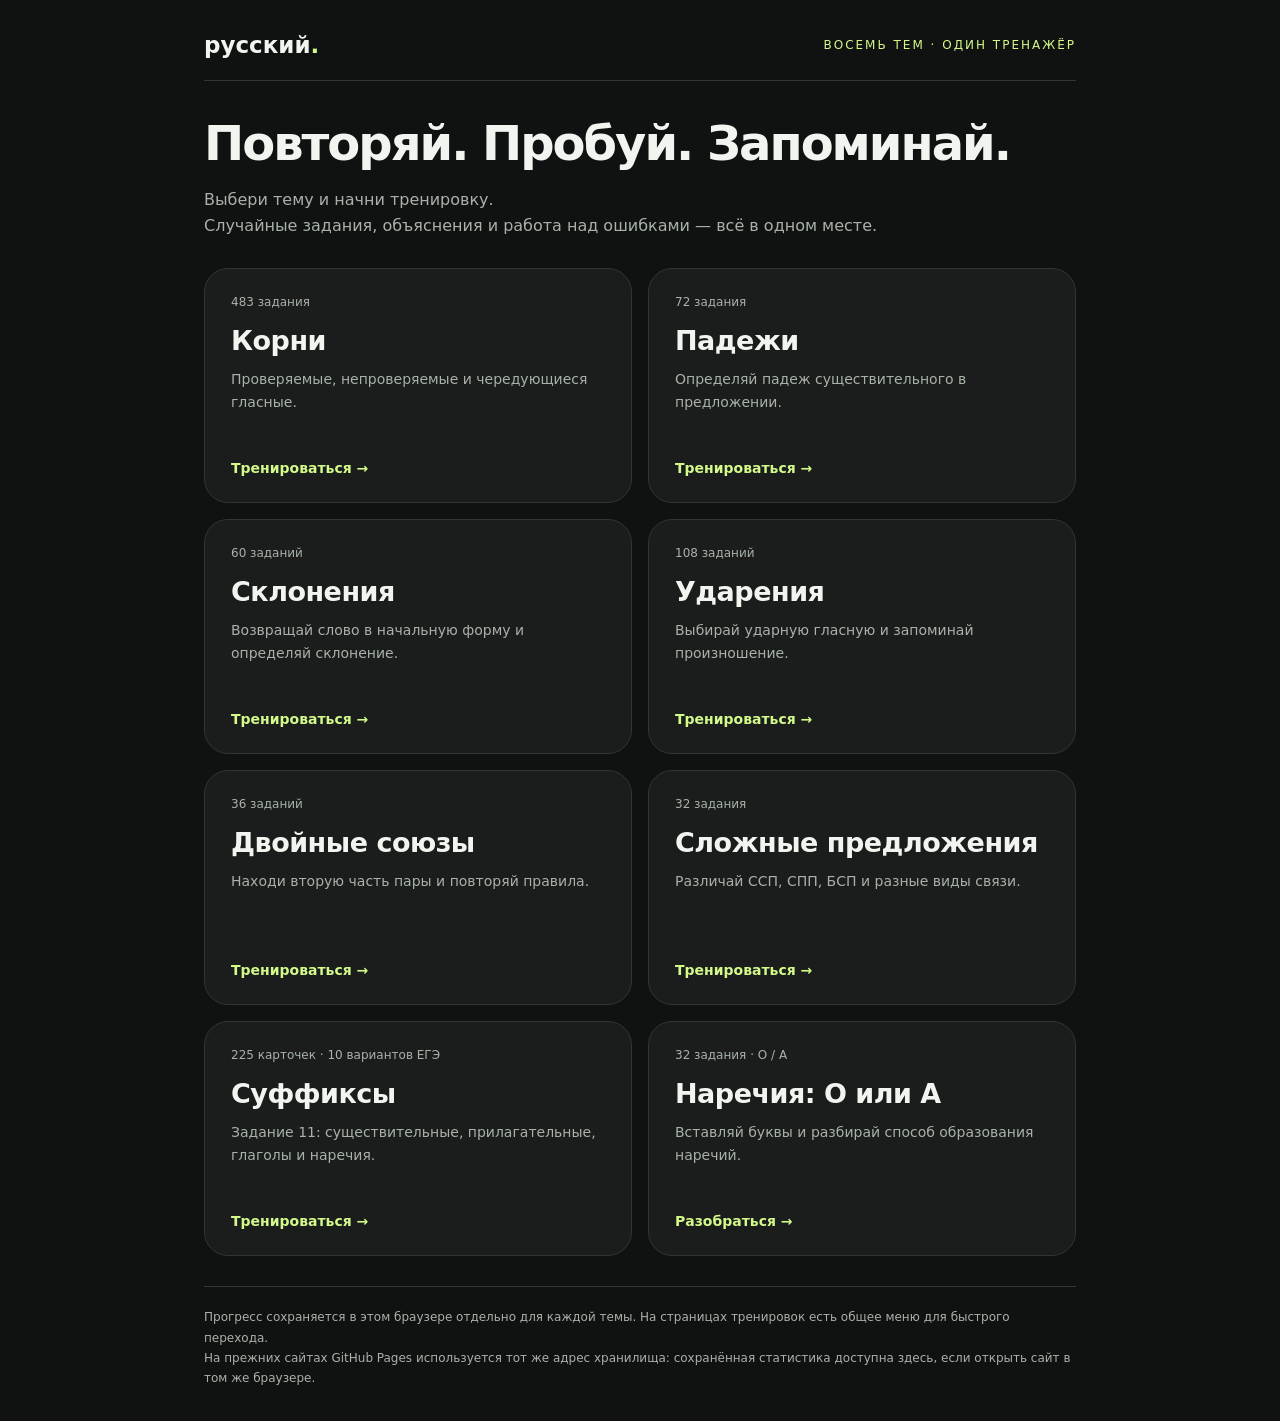
<file: index.html>
<!doctype html><html lang="ru"><meta charset="utf-8"><meta name="viewport" content="width=device-width,initial-scale=1"><title>Русский · Тренажёры</title><style>:root{color-scheme:dark;--bg:#101211;--card:#1a1d1b;--line:#303630;--muted:#a8b2a9;--lime:#d3f98a}*{box-sizing:border-box}body{margin:0;background:var(--bg);color:#f2f5ef;font-family:system-ui,-apple-system,sans-serif}main{max-width:920px;margin:auto;padding:32px 24px}header{display:flex;justify-content:space-between;align-items:center;border-bottom:1px solid var(--line);padding-bottom:22px;gap:16px}.brand{font-size:23px;font-weight:750}.eyebrow{color:var(--lime);font-size:12px;letter-spacing:2px}h1{font-size:clamp(32px,6vw,48px);letter-spacing:-2px;margin:34px 0 10px}p{line-height:1.6;color:var(--muted)}.grid{display:grid;grid-template-columns:repeat(2,minmax(0,1fr));gap:16px;margin:30px 0}.topic{display:flex;flex-direction:column;text-decoration:none;color:inherit;background:var(--card);border:1px solid var(--line);border-radius:24px;padding:26px;min-height:235px;transition:border-color .15s,transform .15s}.topic:hover{border-color:var(--lime);transform:translateY(-2px)}.topic:focus-visible{outline:3px solid var(--lime);outline-offset:4px}.count{color:var(--muted);font-size:12px}h2{font-size:27px;letter-spacing:-.5px;margin:16px 0 0}.topic p{font-size:14px;margin:12px 0 22px}.go{color:var(--lime);font-size:14px;font-weight:650;margin-top:auto}footer{font-size:12px;color:var(--muted);line-height:1.7;border-top:1px solid var(--line);padding-top:20px}@media(max-width:560px){main{padding:20px 14px}.grid{grid-template-columns:1fr}.topic{min-height:190px}.eyebrow{font-size:10px;letter-spacing:1px}h1{letter-spacing:-1px}}</style><main><header><div class="brand">русский<span style="color:var(--lime)">.</span></div><span class="eyebrow">ВОСЕМЬ ТЕМ · ОДИН ТРЕНАЖЁР</span></header><h1>Повторяй. Пробуй. Запоминай.</h1><p>Выбери тему и начни тренировку.<br>Случайные задания, объяснения и работа над ошибками — всё в одном месте.</p><section class="grid" aria-label="Темы"><a class="topic" href="korni.html"><span class="count">483 задания</span><h2>Корни</h2><p>Проверяемые, непроверяемые и чередующиеся гласные.</p><span class="go">Тренироваться →</span></a><a class="topic" href="padezhi.html"><span class="count">72 задания</span><h2>Падежи</h2><p>Определяй падеж существительного в предложении.</p><span class="go">Тренироваться →</span></a><a class="topic" href="skloneniya.html"><span class="count">60 заданий</span><h2>Склонения</h2><p>Возвращай слово в начальную форму и определяй склонение.</p><span class="go">Тренироваться →</span></a><a class="topic" href="udareniya.html"><span class="count">108 заданий</span><h2>Ударения</h2><p>Выбирай ударную гласную и запоминай произношение.</p><span class="go">Тренироваться →</span></a><a class="topic" href="soyuzy.html"><span class="count">36 заданий</span><h2>Двойные союзы</h2><p>Находи вторую часть пары и повторяй правила.</p><span class="go">Тренироваться →</span></a><a class="topic" href="complex.html"><span class="count">32 задания</span><h2>Сложные предложения</h2><p>Различай ССП, СПП, БСП и разные виды связи.</p><span class="go">Тренироваться →</span></a><a class="topic" href="suffixes.html"><span class="count">225 карточек · 10 вариантов ЕГЭ</span><h2>Суффиксы</h2><p>Задание 11: существительные, прилагательные, глаголы и наречия.</p><span class="go">Тренироваться →</span></a><a class="topic" href="adverbs.html"><span class="count">32 задания · О / А</span><h2>Наречия: О или А</h2><p>Вставляй буквы и разбирай способ образования наречий.</p><span class="go">Разобраться →</span></a></section><footer>Прогресс сохраняется в этом браузере отдельно для каждой темы. На страницах тренировок есть общее меню для быстрого перехода.<br>На прежних сайтах GitHub Pages используется тот же адрес хранилища: сохранённая статистика доступна здесь, если открыть сайт в том же браузере.</footer></main></html>
</file>
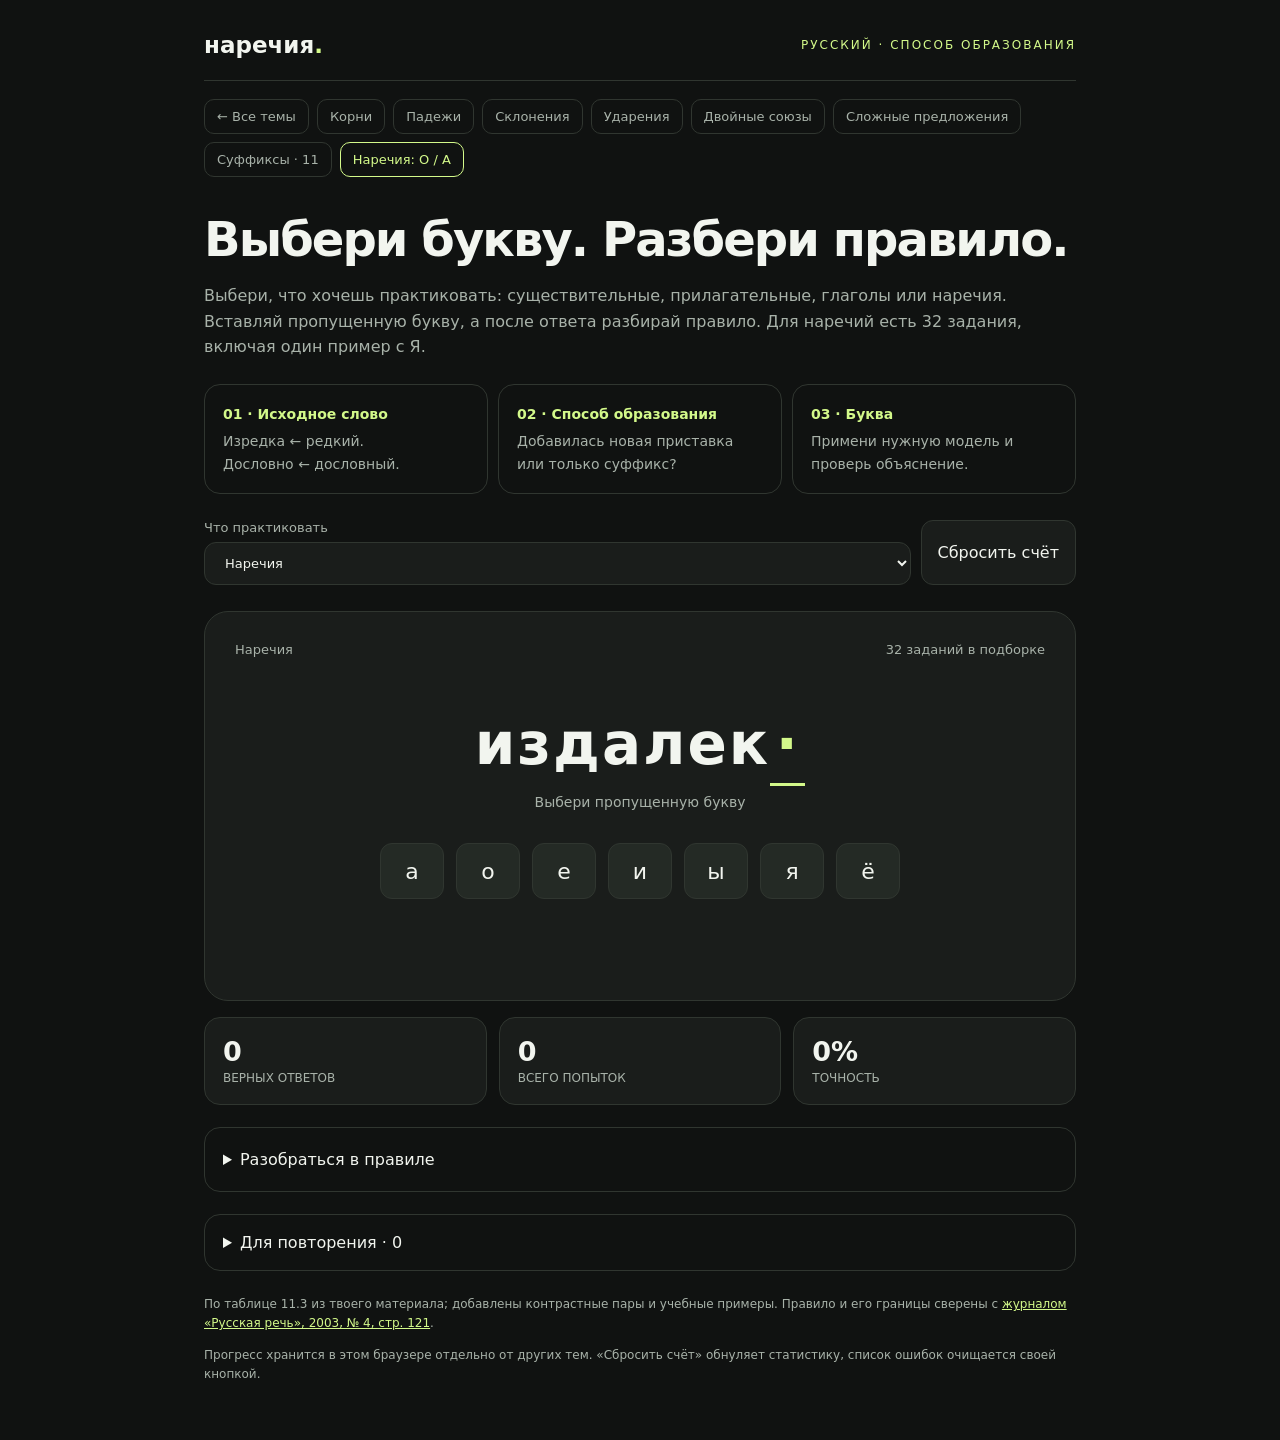
<file: adverbs.html>
<!doctype html>
<html lang="ru"><head><meta charset="utf-8"><meta name="viewport" content="width=device-width,initial-scale=1"><meta name="description" content="Выбери, что хочешь практиковать: существительные, прилагательные, глаголы или наречия. Вставляй пропущенную букву, а после ответа разбирай правило. Для наречий есть 32 задания, включая один пример с Я."><title>Наречия · Русский</title><link rel="stylesheet" href="trainer.css"></head>
<body data-storage="adverbs-v1"><main><header><div class="brand">наречия<span style="color:var(--lime)">.</span></div><span class="eyebrow">РУССКИЙ · СПОСОБ ОБРАЗОВАНИЯ</span></header>
<h1>Выбери букву. Разбери правило.</h1><p>Выбери, что хочешь практиковать: существительные, прилагательные, глаголы или наречия. Вставляй пропущенную букву, а после ответа разбирай правило. Для наречий есть 32 задания, включая один пример с Я.</p><section class="steps" aria-label="Алгоритм"><div><b>01 · Исходное слово</b>Изредка ← редкий.<br>Дословно ← дословный.</div><div><b>02 · Способ образования</b>Добавилась новая приставка или только суффикс?</div><div><b>03 · Буква</b>Примени нужную модель и проверь объяснение.</div></section>
<div class="toolbar"><label>Что практиковать<select id="mode"><option value="all">Все части речи</option><option value="noun">Существительные</option><option value="adj">Прилагательные</option><option value="verb">Глаголы</option><option value="adv" selected>Наречия</option><option value="errors">Мои ошибки</option></select></label><button id="reset">Сбросить счёт</button></div>
<section class="card" aria-label="Тренировка"><div class="topline"><span id="category"></span><span id="progress"></span></div><div class="word" id="word"></div><div class="hint" id="hint"></div><div class="answers" id="answers"></div><button id="check" hidden>Проверить выбранные ряды</button><div class="feedback" id="feedback" aria-live="polite"></div><button id="next" hidden>Следующее задание →</button></section>
<section class="stats" aria-label="Статистика"><div class="stat"><b id="correct">0</b><span>ВЕРНЫХ ОТВЕТОВ</span></div><div class="stat"><b id="total">0</b><span>ВСЕГО ПОПЫТОК</span></div><div class="stat"><b id="accuracy">0%</b><span>ТОЧНОСТЬ</span></div></section>
<details class="theory" id="theory"><summary>Разобраться в правиле</summary><h2>1. Найди исходное прилагательное</h2><p>Изредка ← редкий: приставка ИЗ- добавилась при образовании наречия.<br>Изнеженно ← изнеженный: начало ИЗ- уже было в исходном слове; добавился суффикс -о-.</p><aside>Проверяй связь слов по смыслу. Наличие похожего прилагательного само по себе ещё не доказывает, что наречие образовано от него.</aside>
<h2>2. Определи способ образования</h2><table><thead><tr><th>Модель</th><th>Что писать</th><th>Примеры</th></tr></thead><tbody><tr><td>Приставка ИЗ-/ИС-, ДО-, С- + суффикс</td><td>А (после мягкого согласного в «иссиня» — Я)</td><td>изредка, докрасна, снова, иссиня</td></tr><tr><td>Приставка В-, НА-, ЗА- + суффикс</td><td>О</td><td>вправо, начисто, заново</td></tr><tr><td>Готовое прилагательное + -о-</td><td>О независимо от начала</td><td>изнеженный → изнеженно, дословный → дословно, сокрушительный → сокрушительно</td></tr></tbody></table>
<h2>Чем отличаются похожие слова</h2><ul><li><b>Дочиста</b> ← чистый: ДО- + -а-. <b>Начисто</b> ← чистый: НА- + -о-.</li><li><b>Снова</b> ← новый: С- + -а-. <b>Заново</b> ← новый: ЗА- + -о-.</li><li><b>Изредка</b> ← редкий: ИЗ- + -а-. <b>Изнеженно</b> ← изнеженный: только -о-.</li></ul>
<aside><b>Границы правила.</b> Это не правило для любого слова, которое начинается с В-, НА-, ЗА-, ИЗ-, ДО-, С-. Например, «настороже» связано с существительным «сторожа», поэтому его конечную Е нельзя объяснять схемой «НА- → О». В исходной таблице упомянуты и другие наречия на -е/-я; здесь основной фокус — выбор О / А и способ образования.</aside>
<p><b>Как тренироваться:</b> выбери пропущенную букву. После ответа прочитай, от какого слова образовано наречие и почему нужна именно эта буква. Ошибки сохраняются для повторения.</p></details>
<details><summary id="errorTitle">Для повторения</summary><p id="errorList"></p><button id="clearErrors">Очистить список ошибок</button></details>
<footer><p>По таблице 11.3 из твоего материала; добавлены контрастные пары и учебные примеры. Правило и его границы сверены с <a href="https://russkayarech.ru/sites/default/files/journals/2003/2003-4.pdf" target="_blank" rel="noopener">журналом «Русская речь», 2003, № 4, стр. 121</a>.</p><p>Прогресс хранится в этом браузере отдельно от других тем. «Сбросить счёт» обнуляет статистику, список ошибок очищается своей кнопкой.</p></footer></main><script src="navigation.js"></script><script src="suffixes-data.js"></script><script src="adverbs-data.js"></script><script src="trainer.js"></script></body></html>
</file>
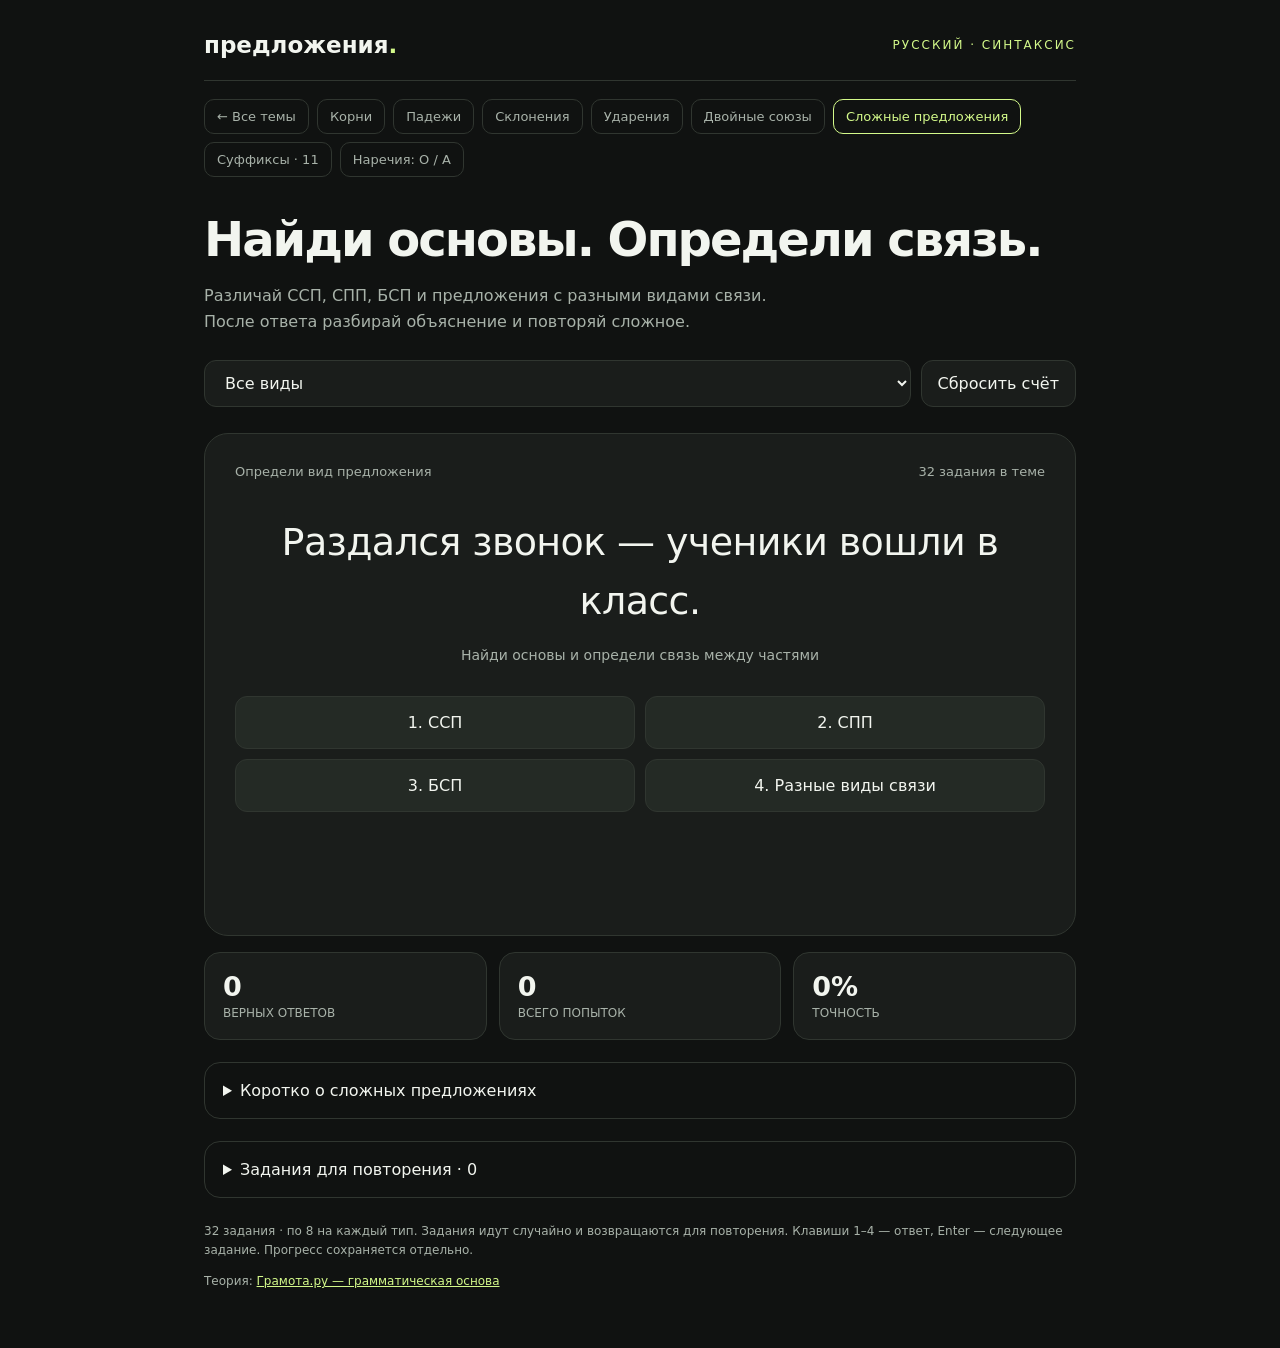
<file: complex.html>
<!doctype html><html lang="ru"><meta charset="utf-8"><meta name="viewport" content="width=device-width,initial-scale=1"><title>Сложные предложения · Тренажёр</title><style>
:root{color-scheme:dark;--bg:#101211;--card:#1a1d1b;--line:#303630;--muted:#a8b2a9;--lime:#d3f98a;--bad:#ffaea7}*{box-sizing:border-box}body{margin:0;background:var(--bg);color:#f2f5ef;font-family:system-ui,-apple-system,sans-serif}main{max-width:920px;margin:auto;padding:32px 24px}header{display:flex;justify-content:space-between;align-items:center;border-bottom:1px solid var(--line);padding-bottom:22px}.brand{font-size:23px;font-weight:750}.eyebrow{color:var(--lime);font-size:12px;letter-spacing:2px}h1{font-size:clamp(30px,6vw,48px);letter-spacing:-2px;margin:34px 0 10px}p{line-height:1.6;color:var(--muted)}button,select{font:inherit;border:1px solid var(--line);background:var(--card);color:inherit;border-radius:12px;padding:12px 16px;cursor:pointer}button:hover{border-color:var(--lime)}button:focus-visible,select:focus-visible{outline:3px solid var(--lime);outline-offset:3px}button:disabled{cursor:default;opacity:.55}.toolbar{display:flex;gap:10px;flex-wrap:wrap;margin:26px 0}.toolbar select{flex:1;min-width:190px}.card{background:var(--card);border:1px solid var(--line);border-radius:24px;padding:30px;text-align:center;min-height:390px}.topline{display:flex;justify-content:space-between;color:var(--muted);font-size:13px;gap:12px}.word{font-size:clamp(27px,6vw,58px);letter-spacing:2px;font-weight:650;margin:48px 0 8px;overflow-wrap:anywhere}.gap{color:var(--lime);border-bottom:3px solid var(--lime);display:inline-block;min-width:35px}.hint{min-height:24px;font-size:14px;color:var(--muted)}.answers{display:flex;justify-content:center;gap:12px;flex-wrap:wrap;margin:25px 0}.answers button{background:#242a25;font-size:26px;min-width:64px}.answers .right{background:var(--lime);color:#10200b;border-color:var(--lime);opacity:1}.answers .wrong{background:var(--bad);color:#39100c;opacity:1}.feedback{min-height:68px;line-height:1.6;max-width:650px;margin:auto;color:var(--muted)}.feedback strong{color:var(--lime)}#next{background:var(--lime);color:#17220c;font-weight:650;margin-top:16px;min-width:180px}#next[hidden]{display:none}.stats{display:grid;grid-template-columns:repeat(3,1fr);gap:12px;margin:16px 0}.stat{padding:18px;background:var(--card);border-radius:16px;border:1px solid var(--line)}.stat b{display:block;font-size:27px}.stat span{color:var(--muted);font-size:12px}details{margin:22px 0;border:1px solid var(--line);border-radius:16px;padding:18px}summary{cursor:pointer}details li{color:var(--muted);line-height:1.7;margin:10px 0}footer{color:var(--muted);font-size:12px;margin:24px 0;line-height:1.7}#errorList{max-height:250px;overflow:auto}small{color:var(--muted)}a{color:var(--lime)}@media(max-width:500px){main{padding:20px 14px}.card{padding:22px 12px}.topline{font-size:11px}.stat{padding:13px}.toolbar button{flex:1}}
.word{font-size:clamp(25px,4vw,38px);line-height:1.55;letter-spacing:-.6px;margin:34px 0 16px;font-weight:500}.target{color:var(--lime);border-bottom:2px solid var(--lime);font-weight:750}.answers{display:grid;grid-template-columns:repeat(3,minmax(0,1fr));gap:10px}.answers button{font-size:16px;padding:16px 8px;min-width:0}.table-scroll{overflow:auto}table{width:100%;border-collapse:collapse;margin:18px 0;font-size:14px}th,td{text-align:left;border-bottom:1px solid var(--line);padding:12px 8px}th{color:var(--lime)}@media(max-width:500px){.answers{grid-template-columns:repeat(2,minmax(0,1fr))}.answers button{font-size:14px}.word{margin-top:25px}header{gap:12px}.eyebrow{font-size:10px;letter-spacing:1px}h1{letter-spacing:-1px}}
.answers{grid-template-columns:repeat(2,minmax(0,1fr))}</style><main><header><div class="brand">предложения<span style="color:var(--lime)">.</span></div><span class="eyebrow">РУССКИЙ · СИНТАКСИС</span></header><h1>Найди основы. Определи связь.</h1><p>Различай ССП, СПП, БСП и предложения с разными видами связи.<br>После ответа разбирай объяснение и повторяй сложное.</p><div class="toolbar"><select id="mode" aria-label="Тема"><option value="all">Все виды</option><option value="ssp">ССП</option><option value="spp">СПП</option><option value="bsp">БСП</option><option value="mixed">Разные виды связи</option><option value="errors">Мои ошибки</option></select><button id="reset">Сбросить счёт</button></div><section class="card" aria-label="Тренировка"><div class="topline"><span id="category"></span><span id="progress"></span></div><div class="word" id="word"></div><div class="hint" id="hint"></div><div class="answers" id="answers"></div><div class="feedback" id="feedback" aria-live="polite"></div><button id="next" hidden>Следующее задание →</button></section><section class="stats" aria-label="Статистика"><div class="stat"><b id="correct">0</b><span>ВЕРНЫХ ОТВЕТОВ</span></div><div class="stat"><b id="total">0</b><span>ВСЕГО ПОПЫТОК</span></div><div class="stat"><b id="accuracy">0%</b><span>ТОЧНОСТЬ</span></div></section><details><summary>Коротко о сложных предложениях</summary><p>В сложном предложении две или более грамматические основы. Основа может состоять из подлежащего и сказуемого или только одного главного члена: «стало холодно» — тоже основа.</p><div class="table-scroll"><table><tr><th>Вид</th><th>Как узнать</th><th>Пример</th></tr><tr><td>ССП</td><td>Равноправные части, сочинительные союзы: и, а, но, или, зато.</td><td>Солнце село, и стало прохладно.</td></tr><tr><td>СПП</td><td>Есть главная и придаточная части. От главной или слова в ней задаётся вопрос к придаточной; связь через подчинительный союз или союзное слово.</td><td>Я увидел, что солнце село.</td></tr><tr><td>БСП</td><td>Между частями нет союза или союзного слова. Возможны запятая, точка с запятой, двоеточие и тире.</td><td>Солнце село — стало прохладно.</td></tr><tr><td>Разные виды связи</td><td>Не меньше трёх основ и не меньше двух видов связи: сочинительной, подчинительной, бессоюзной.</td><td>Солнце село, и мы пошли домой, потому что стало холодно.</td></tr></table></div><ul><li>Сначала найди все основы, затем границы частей и средства связи.</li><li>Союз «и» не всегда означает ССП: «Я читаю и записываю» — простое предложение с однородными сказуемыми.</li><li>Не определяй вид только по знаку: запятая бывает и в ССП, и в СПП, и в БСП.</li><li>Несколько придаточных сами по себе не означают разные виды связи: если все части связаны только подчинением, это СПП.</li></ul></details><details><summary id="errorTitle">Задания для повторения</summary><p id="errorList"></p><button id="clearErrors">Очистить список ошибок</button></details><footer><p id="source"></p><p>Теория: <a href="https://gramota.ru/biblioteka/spravochniki/prostoe-predlozhenie" target="_blank" rel="noopener">Грамота.ру — грамматическая основа</a></p></footer></main><script src="navigation.js"></script><script src="complex-data.js"></script><script src="complex-app.js"></script></html>
</file>
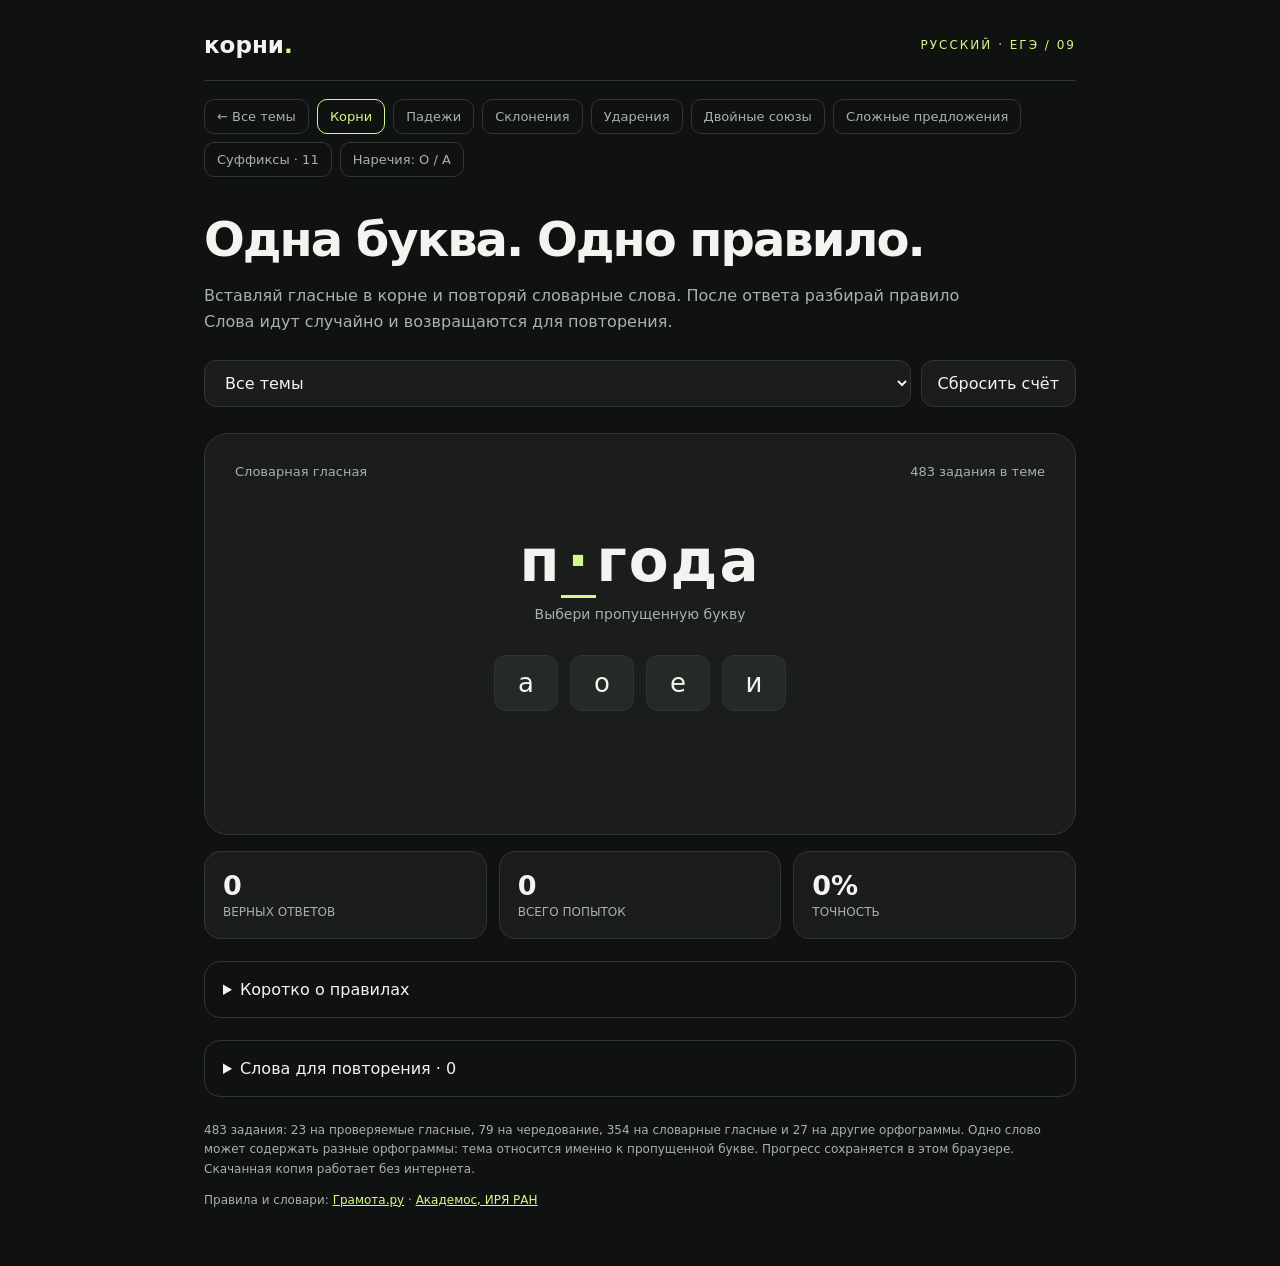
<file: korni.html>
<!doctype html><html lang="ru"><meta charset="utf-8"><meta name="viewport" content="width=device-width,initial-scale=1"><title>Корни · Задание 9</title><style>
:root{color-scheme:dark;--bg:#101211;--card:#1a1d1b;--line:#303630;--muted:#a8b2a9;--lime:#d3f98a;--bad:#ffaea7}*{box-sizing:border-box}body{margin:0;background:var(--bg);color:#f2f5ef;font-family:system-ui,-apple-system,sans-serif}main{max-width:920px;margin:auto;padding:32px 24px}header{display:flex;justify-content:space-between;align-items:center;border-bottom:1px solid var(--line);padding-bottom:22px}.brand{font-size:23px;font-weight:750}.eyebrow{color:var(--lime);font-size:12px;letter-spacing:2px}h1{font-size:clamp(30px,6vw,48px);letter-spacing:-2px;margin:34px 0 10px}p{line-height:1.6;color:var(--muted)}button,select{font:inherit;border:1px solid var(--line);background:var(--card);color:inherit;border-radius:12px;padding:12px 16px;cursor:pointer}button:hover{border-color:var(--lime)}button:focus-visible,select:focus-visible{outline:3px solid var(--lime);outline-offset:3px}button:disabled{cursor:default;opacity:.55}.toolbar{display:flex;gap:10px;flex-wrap:wrap;margin:26px 0}.toolbar select{flex:1;min-width:190px}.card{background:var(--card);border:1px solid var(--line);border-radius:24px;padding:30px;text-align:center;min-height:390px}.topline{display:flex;justify-content:space-between;color:var(--muted);font-size:13px;gap:12px}.word{font-size:clamp(27px,6vw,58px);letter-spacing:2px;font-weight:650;margin:48px 0 8px;overflow-wrap:anywhere}.gap{color:var(--lime);border-bottom:3px solid var(--lime);display:inline-block;min-width:35px}.hint{min-height:24px;font-size:14px;color:var(--muted)}.answers{display:flex;justify-content:center;gap:12px;flex-wrap:wrap;margin:25px 0}.answers button{background:#242a25;font-size:26px;min-width:64px}.answers .right{background:var(--lime);color:#10200b;border-color:var(--lime);opacity:1}.answers .wrong{background:var(--bad);color:#39100c;opacity:1}.feedback{min-height:68px;line-height:1.6;max-width:650px;margin:auto;color:var(--muted)}.feedback strong{color:var(--lime)}#next{background:var(--lime);color:#17220c;font-weight:650;margin-top:16px;min-width:180px}#next[hidden]{display:none}.stats{display:grid;grid-template-columns:repeat(3,1fr);gap:12px;margin:16px 0}.stat{padding:18px;background:var(--card);border-radius:16px;border:1px solid var(--line)}.stat b{display:block;font-size:27px}.stat span{color:var(--muted);font-size:12px}details{margin:22px 0;border:1px solid var(--line);border-radius:16px;padding:18px}summary{cursor:pointer}details li{color:var(--muted);line-height:1.7;margin:10px 0}footer{color:var(--muted);font-size:12px;margin:24px 0;line-height:1.7}#errorList{max-height:250px;overflow:auto}small{color:var(--muted)}a{color:var(--lime)}@media(max-width:500px){main{padding:20px 14px}.card{padding:22px 12px}.topline{font-size:11px}.stat{padding:13px}.toolbar button{flex:1}}
</style><main><header><div class="brand">корни<span style="color:var(--lime)">.</span></div><span class="eyebrow">РУССКИЙ · ЕГЭ / 09</span></header><h1>Одна буква. Одно правило.</h1><p>Вставляй гласные в корне и повторяй словарные слова. После ответа разбирай правило<br>Слова идут случайно и возвращаются для повторения.</p><div class="toolbar"><select id="mode" aria-label="Тема"><option value="all">Все темы</option><option value="check">Проверяемые гласные</option><option value="alternate">Чередующиеся гласные</option><option value="dict">Словарные гласные</option><option value="special">Другие орфограммы</option><option value="errors">Мои ошибки</option></select><button id="reset">Сбросить счёт</button></div><section class="card" aria-label="Тренировка"><div class="topline"><span id="category"></span><span id="progress"></span></div><div class="word" id="word"></div><div class="hint" id="hint"></div><div class="answers" id="answers"></div><div class="feedback" id="feedback" aria-live="polite"></div><button id="next" hidden>Следующее слово →</button></section><section class="stats" aria-label="Статистика"><div class="stat"><b id="correct">0</b><span>ВЕРНЫХ ОТВЕТОВ</span></div><div class="stat"><b id="total">0</b><span>ВСЕГО ПОПЫТОК</span></div><div class="stat"><b id="accuracy">0%</b><span>ТОЧНОСТЬ</span></div></section><details><summary>Коротко о правилах</summary><ul><li><b>Проверяемые:</b> подбери однокоренное слово или форму слова, в которой гласная под ударением: гора — го́ры.</li><li>Не проверяй глаголы совершенного вида формами на -ыва- / -ива-, если возникает чередование О / А: опоздать — по́здно, а не «опаздывать».</li><li><b>Чередующиеся:</b> ориентируйся на правило корня, а не на проверочное слово. Например, собирать — суффикс -А-, значит И; соберу — без -А-, значит Е.</li><li><b>ЛАГ / ЛОЖ:</b> перед Г — А, перед Ж — О. <b>РАСТ / РАЩ / РОС:</b> перед СТ и Щ — А, перед С — О. Помни об исключениях.</li><li><b>РАВН / РОВН:</b> равный, одинаковый — РАВН; ровный, гладкий — РОВН. Особые написания: равнина, ровесник, поровну, уровень.</li><li><b>МАК / МОК / МОЧ:</b> погружать в жидкость — МАК; становиться мокрым, пропускать или впитывать жидкость — МОК / МОЧ.</li><li><b>Другие орфограммы:</b> отдельная тема для согласных, приставок, соединительной Е и букв после шипящих и Ц. Они не выдаются за непроверяемые гласные корня.</li><li><b>Словарные:</b> написание запоминают и проверяют по орфографическому словарю.</li></ul></details><details><summary id="errorTitle">Слова для повторения</summary><p id="errorList"></p><button id="clearErrors">Очистить список ошибок</button></details><footer><p id="source"></p><p>Правила и словари: <a href="https://gramota.ru/biblioteka/spravochniki/pravila-russkoy-orfografii-i-punktuatsii/bezudarnye-glasnye-v-kornyakh" target="_blank" rel="noopener">Грамота.ру</a> · <a href="https://orfo.ruslang.ru/" target="_blank" rel="noopener">Академос, ИРЯ РАН</a></p></footer></main><script src="navigation.js"></script><script src="korni-data.js"></script><script src="korni-app.js"></script></html>
</file>
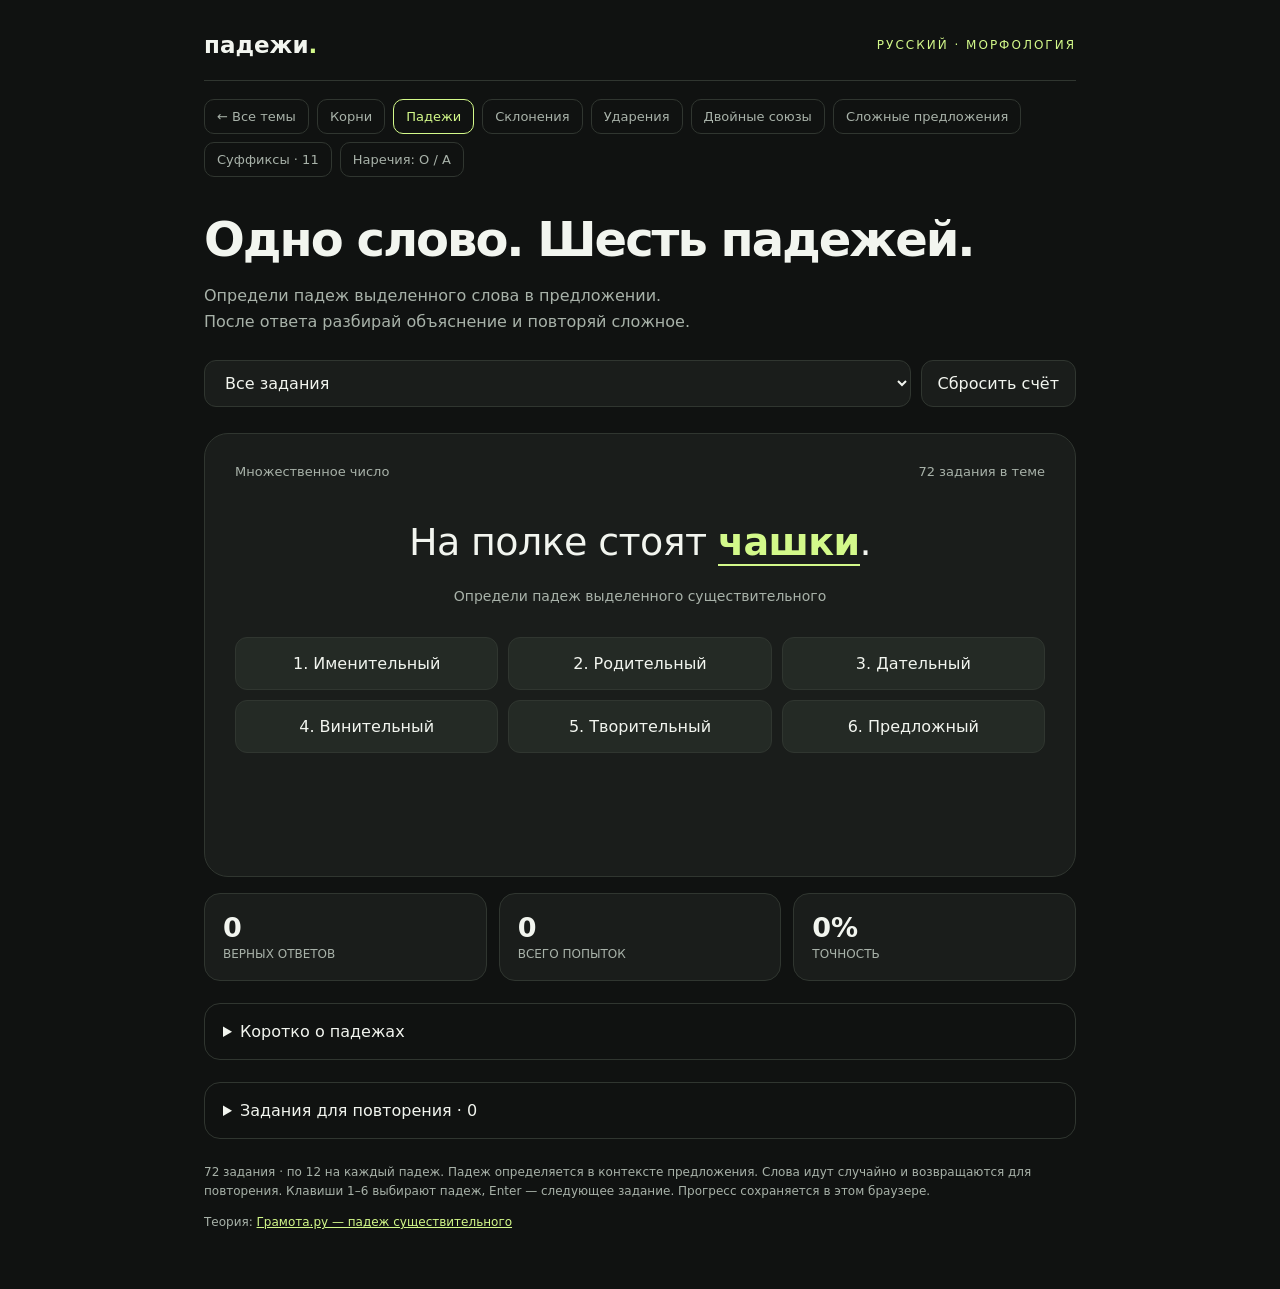
<file: padezhi.html>
<!doctype html><html lang="ru"><meta charset="utf-8"><meta name="viewport" content="width=device-width,initial-scale=1"><title>Падежи · Тренажёр</title><style>
:root{color-scheme:dark;--bg:#101211;--card:#1a1d1b;--line:#303630;--muted:#a8b2a9;--lime:#d3f98a;--bad:#ffaea7}*{box-sizing:border-box}body{margin:0;background:var(--bg);color:#f2f5ef;font-family:system-ui,-apple-system,sans-serif}main{max-width:920px;margin:auto;padding:32px 24px}header{display:flex;justify-content:space-between;align-items:center;border-bottom:1px solid var(--line);padding-bottom:22px}.brand{font-size:23px;font-weight:750}.eyebrow{color:var(--lime);font-size:12px;letter-spacing:2px}h1{font-size:clamp(30px,6vw,48px);letter-spacing:-2px;margin:34px 0 10px}p{line-height:1.6;color:var(--muted)}button,select{font:inherit;border:1px solid var(--line);background:var(--card);color:inherit;border-radius:12px;padding:12px 16px;cursor:pointer}button:hover{border-color:var(--lime)}button:focus-visible,select:focus-visible{outline:3px solid var(--lime);outline-offset:3px}button:disabled{cursor:default;opacity:.55}.toolbar{display:flex;gap:10px;flex-wrap:wrap;margin:26px 0}.toolbar select{flex:1;min-width:190px}.card{background:var(--card);border:1px solid var(--line);border-radius:24px;padding:30px;text-align:center;min-height:390px}.topline{display:flex;justify-content:space-between;color:var(--muted);font-size:13px;gap:12px}.word{font-size:clamp(27px,6vw,58px);letter-spacing:2px;font-weight:650;margin:48px 0 8px;overflow-wrap:anywhere}.gap{color:var(--lime);border-bottom:3px solid var(--lime);display:inline-block;min-width:35px}.hint{min-height:24px;font-size:14px;color:var(--muted)}.answers{display:flex;justify-content:center;gap:12px;flex-wrap:wrap;margin:25px 0}.answers button{background:#242a25;font-size:26px;min-width:64px}.answers .right{background:var(--lime);color:#10200b;border-color:var(--lime);opacity:1}.answers .wrong{background:var(--bad);color:#39100c;opacity:1}.feedback{min-height:68px;line-height:1.6;max-width:650px;margin:auto;color:var(--muted)}.feedback strong{color:var(--lime)}#next{background:var(--lime);color:#17220c;font-weight:650;margin-top:16px;min-width:180px}#next[hidden]{display:none}.stats{display:grid;grid-template-columns:repeat(3,1fr);gap:12px;margin:16px 0}.stat{padding:18px;background:var(--card);border-radius:16px;border:1px solid var(--line)}.stat b{display:block;font-size:27px}.stat span{color:var(--muted);font-size:12px}details{margin:22px 0;border:1px solid var(--line);border-radius:16px;padding:18px}summary{cursor:pointer}details li{color:var(--muted);line-height:1.7;margin:10px 0}footer{color:var(--muted);font-size:12px;margin:24px 0;line-height:1.7}#errorList{max-height:250px;overflow:auto}small{color:var(--muted)}a{color:var(--lime)}@media(max-width:500px){main{padding:20px 14px}.card{padding:22px 12px}.topline{font-size:11px}.stat{padding:13px}.toolbar button{flex:1}}
.word{font-size:clamp(25px,4vw,38px);line-height:1.55;letter-spacing:-.6px;margin:34px 0 16px;font-weight:500}.target{color:var(--lime);border-bottom:2px solid var(--lime);font-weight:750}.answers{display:grid;grid-template-columns:repeat(3,minmax(0,1fr));gap:10px}.answers button{font-size:16px;padding:16px 8px;min-width:0}.table-scroll{overflow:auto}table{width:100%;border-collapse:collapse;margin:18px 0;font-size:14px}th,td{text-align:left;border-bottom:1px solid var(--line);padding:12px 8px}th{color:var(--lime)}@media(max-width:500px){.answers{grid-template-columns:repeat(2,minmax(0,1fr))}.answers button{font-size:14px}.word{margin-top:25px}header{gap:12px}.eyebrow{font-size:10px;letter-spacing:1px}h1{letter-spacing:-1px}}
</style><main><header><div class="brand">падежи<span style="color:var(--lime)">.</span></div><span class="eyebrow">РУССКИЙ · МОРФОЛОГИЯ</span></header><h1>Одно слово. Шесть падежей.</h1><p>Определи падеж выделенного слова в предложении.<br>После ответа разбирай объяснение и повторяй сложное.</p><div class="toolbar"><select id="mode" aria-label="Тема"><option value="all">Все задания</option><option value="sg">Единственное число</option><option value="pl">Множественное число</option><option value="prepositions">С предлогами</option><option value="tricky">Похожие формы</option><option value="errors">Мои ошибки</option></select><button id="reset">Сбросить счёт</button></div><section class="card" aria-label="Тренировка"><div class="topline"><span id="category"></span><span id="progress"></span></div><div class="word" id="word"></div><div class="hint" id="hint"></div><div class="answers" id="answers"></div><div class="feedback" id="feedback" aria-live="polite"></div><button id="next" hidden>Следующее задание →</button></section><section class="stats" aria-label="Статистика"><div class="stat"><b id="correct">0</b><span>ВЕРНЫХ ОТВЕТОВ</span></div><div class="stat"><b id="total">0</b><span>ВСЕГО ПОПЫТОК</span></div><div class="stat"><b id="accuracy">0%</b><span>ТОЧНОСТЬ</span></div></section><details><summary>Коротко о падежах</summary><p>Найди слово, от которого зависит существительное. Задай падежный вопрос, учти предлог и смысл предложения. Одно окончание не всегда позволяет определить падеж.</p><div class="table-scroll"><table><thead><tr><th>Падеж</th><th>Вопросы</th><th>Опора</th></tr></thead><tbody><tr><td>1. Именительный</td><td>кто? что?</td><td>есть: кот, окно</td></tr><tr><td>2. Родительный</td><td>кого? чего?</td><td>нет: кота, окна</td></tr><tr><td>3. Дательный</td><td>кому? чему?</td><td>дать: коту, окну</td></tr><tr><td>4. Винительный</td><td>кого? что?</td><td>вижу: кота, окно</td></tr><tr><td>5. Творительный</td><td>кем? чем?</td><td>доволен: котом, окном</td></tr><tr><td>6. Предложный</td><td>о ком? о чём?</td><td>думаю: о коте, об окне</td></tr></tbody></table></div><ul><li><b>Именительный и винительный:</b> кошка видит дом. Кошка — подлежащее, дом — объект действия. Не определяй падеж только по вопросу «что?».</li><li><b>Родительный и винительный:</b> нет кота — Р. п.; вижу кота — В. п. Одинаковая форма не означает одинаковый падеж.</li><li><b>В / на:</b> вошёл в комнату — В. п.; находился в комнате — П. п. Смотри на управление и значение, а не только на предлог.</li><li><b>С:</b> со стола — Р. п.; с другом — Т. п. Один предлог может сочетаться с разными падежами.</li><li><b>К, благодаря, вопреки:</b> требуют дательного падежа. <b>Из, без, от:</b> родительного. <b>Через:</b> винительного. <b>При:</b> предложного.</li><li>Именительный употребляется без предлогов. Предложный — только с предлогами. Вспомогательные слова — подсказки для проверки, а не обязательные слова в предложении.</li></ul></details><details><summary id="errorTitle">Задания для повторения</summary><p id="errorList"></p><button id="clearErrors">Очистить список ошибок</button></details><footer><p id="source"></p><p>Теория: <a href="https://gramota.ru/biblioteka/spravochniki/russkij-yazyk-kratkij-teoreticheskij-kurs-dlya-shkolnikov/padezh-kak-morfologicheskiy-priznak-sushchestvitelnykh" target="_blank" rel="noopener">Грамота.ру — падеж существительного</a></p></footer></main><script src="navigation.js"></script><script src="padezhi-data.js"></script><script src="padezhi-app.js"></script></html>
</file>
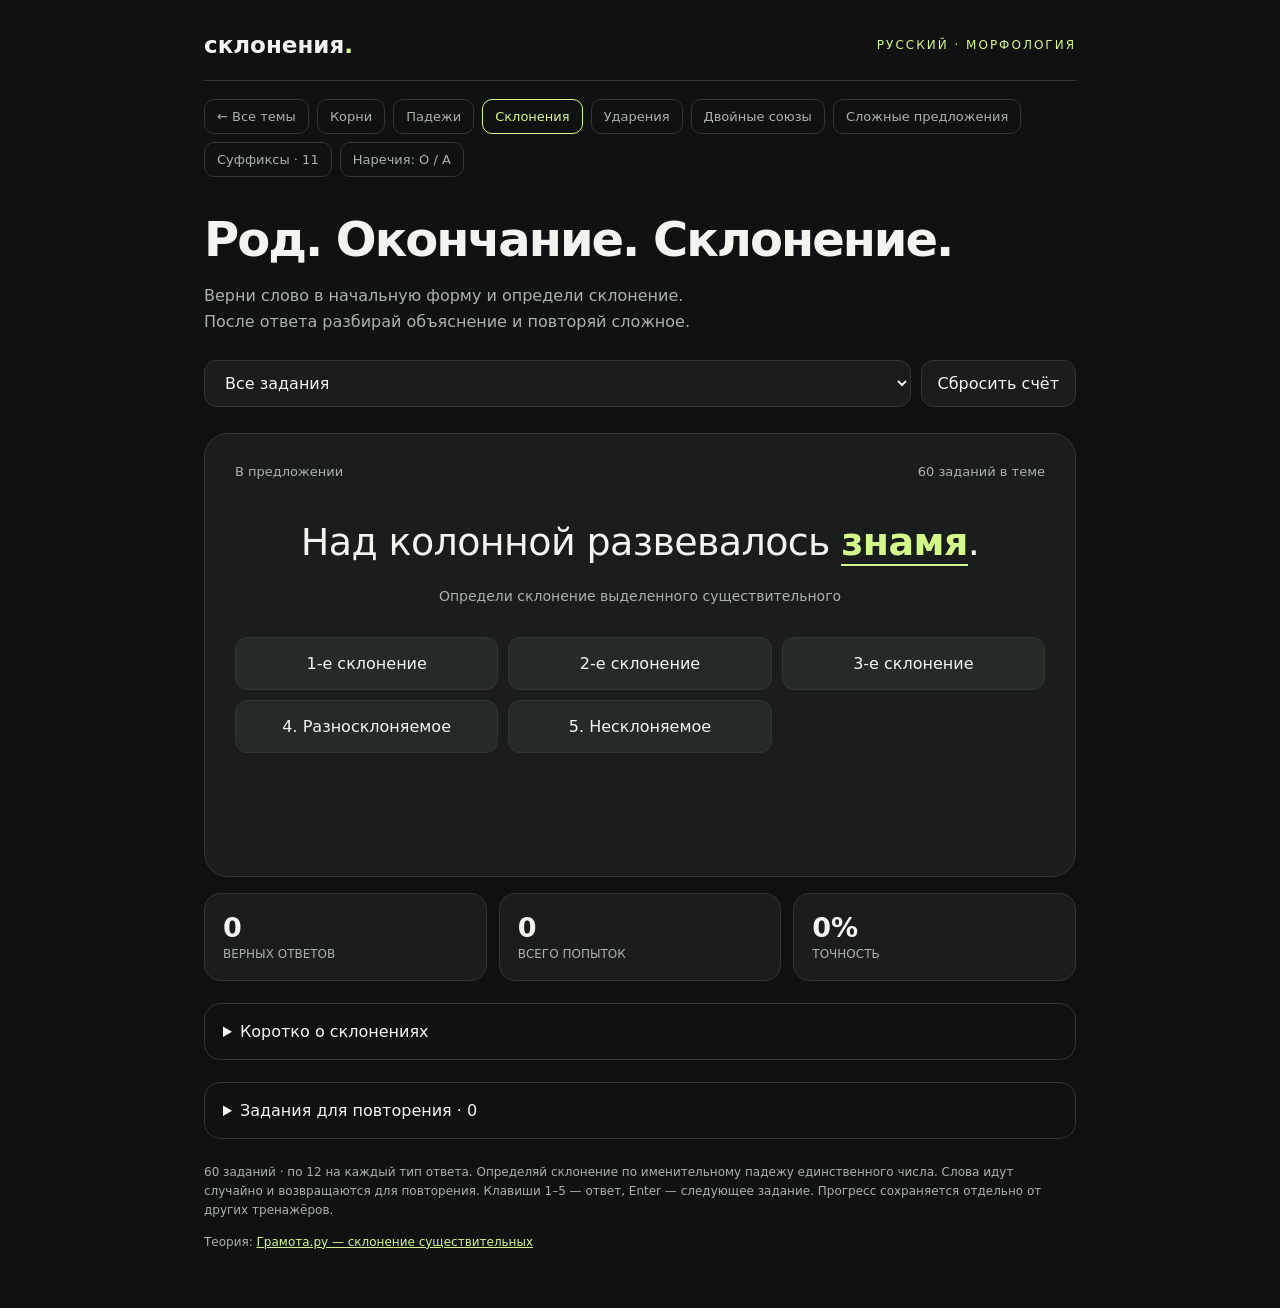
<file: skloneniya.html>
<!doctype html><html lang="ru"><meta charset="utf-8"><meta name="viewport" content="width=device-width,initial-scale=1"><title>Склонения · Тренажёр</title><style>
:root{color-scheme:dark;--bg:#101211;--card:#1a1d1b;--line:#303630;--muted:#a8b2a9;--lime:#d3f98a;--bad:#ffaea7}*{box-sizing:border-box}body{margin:0;background:var(--bg);color:#f2f5ef;font-family:system-ui,-apple-system,sans-serif}main{max-width:920px;margin:auto;padding:32px 24px}header{display:flex;justify-content:space-between;align-items:center;border-bottom:1px solid var(--line);padding-bottom:22px}.brand{font-size:23px;font-weight:750}.eyebrow{color:var(--lime);font-size:12px;letter-spacing:2px}h1{font-size:clamp(30px,6vw,48px);letter-spacing:-2px;margin:34px 0 10px}p{line-height:1.6;color:var(--muted)}button,select{font:inherit;border:1px solid var(--line);background:var(--card);color:inherit;border-radius:12px;padding:12px 16px;cursor:pointer}button:hover{border-color:var(--lime)}button:focus-visible,select:focus-visible{outline:3px solid var(--lime);outline-offset:3px}button:disabled{cursor:default;opacity:.55}.toolbar{display:flex;gap:10px;flex-wrap:wrap;margin:26px 0}.toolbar select{flex:1;min-width:190px}.card{background:var(--card);border:1px solid var(--line);border-radius:24px;padding:30px;text-align:center;min-height:390px}.topline{display:flex;justify-content:space-between;color:var(--muted);font-size:13px;gap:12px}.word{font-size:clamp(27px,6vw,58px);letter-spacing:2px;font-weight:650;margin:48px 0 8px;overflow-wrap:anywhere}.gap{color:var(--lime);border-bottom:3px solid var(--lime);display:inline-block;min-width:35px}.hint{min-height:24px;font-size:14px;color:var(--muted)}.answers{display:flex;justify-content:center;gap:12px;flex-wrap:wrap;margin:25px 0}.answers button{background:#242a25;font-size:26px;min-width:64px}.answers .right{background:var(--lime);color:#10200b;border-color:var(--lime);opacity:1}.answers .wrong{background:var(--bad);color:#39100c;opacity:1}.feedback{min-height:68px;line-height:1.6;max-width:650px;margin:auto;color:var(--muted)}.feedback strong{color:var(--lime)}#next{background:var(--lime);color:#17220c;font-weight:650;margin-top:16px;min-width:180px}#next[hidden]{display:none}.stats{display:grid;grid-template-columns:repeat(3,1fr);gap:12px;margin:16px 0}.stat{padding:18px;background:var(--card);border-radius:16px;border:1px solid var(--line)}.stat b{display:block;font-size:27px}.stat span{color:var(--muted);font-size:12px}details{margin:22px 0;border:1px solid var(--line);border-radius:16px;padding:18px}summary{cursor:pointer}details li{color:var(--muted);line-height:1.7;margin:10px 0}footer{color:var(--muted);font-size:12px;margin:24px 0;line-height:1.7}#errorList{max-height:250px;overflow:auto}small{color:var(--muted)}a{color:var(--lime)}@media(max-width:500px){main{padding:20px 14px}.card{padding:22px 12px}.topline{font-size:11px}.stat{padding:13px}.toolbar button{flex:1}}
.word{font-size:clamp(25px,4vw,38px);line-height:1.55;letter-spacing:-.6px;margin:34px 0 16px;font-weight:500}.target{color:var(--lime);border-bottom:2px solid var(--lime);font-weight:750}.answers{display:grid;grid-template-columns:repeat(3,minmax(0,1fr));gap:10px}.answers button{font-size:16px;padding:16px 8px;min-width:0}.table-scroll{overflow:auto}table{width:100%;border-collapse:collapse;margin:18px 0;font-size:14px}th,td{text-align:left;border-bottom:1px solid var(--line);padding:12px 8px}th{color:var(--lime)}@media(max-width:500px){.answers{grid-template-columns:repeat(2,minmax(0,1fr))}.answers button{font-size:14px}.word{margin-top:25px}header{gap:12px}.eyebrow{font-size:10px;letter-spacing:1px}h1{letter-spacing:-1px}}
</style><main><header><div class="brand">склонения<span style="color:var(--lime)">.</span></div><span class="eyebrow">РУССКИЙ · МОРФОЛОГИЯ</span></header><h1>Род. Окончание. Склонение.</h1><p>Верни слово в начальную форму и определи склонение.<br>После ответа разбирай объяснение и повторяй сложное.</p><div class="toolbar"><select id="mode" aria-label="Тема"><option value="all">Все задания</option><option value="base">Начальная форма</option><option value="context">В предложении</option><option value="soft">Слова на -ь</option><option value="tricky">Сложные случаи</option><option value="errors">Мои ошибки</option></select><button id="reset">Сбросить счёт</button></div><section class="card" aria-label="Тренировка"><div class="topline"><span id="category"></span><span id="progress"></span></div><div class="word" id="word"></div><div class="hint" id="hint"></div><div class="answers" id="answers"></div><div class="feedback" id="feedback" aria-live="polite"></div><button id="next" hidden>Следующее задание →</button></section><section class="stats" aria-label="Статистика"><div class="stat"><b id="correct">0</b><span>ВЕРНЫХ ОТВЕТОВ</span></div><div class="stat"><b id="total">0</b><span>ВСЕГО ПОПЫТОК</span></div><div class="stat"><b id="accuracy">0%</b><span>ТОЧНОСТЬ</span></div></section><details><summary>Коротко о склонениях</summary><p>Склонение — тип изменения существительного по падежам. Чтобы определить его, поставь слово в именительный падеж единственного числа, определи род и окончание. При изменении падежа склонение остаётся тем же.</p><div class="table-scroll"><table><thead><tr><th>Тип</th><th>Признаки начальной формы</th><th>Примеры</th></tr></thead><tbody><tr><td>1-е склонение</td><td>Женский и мужской род, окончания -а, -я</td><td>мама, земля, папа, дядя</td></tr><tr><td>2-е склонение</td><td>Мужской род с нулевым окончанием; средний род с -о, -е</td><td>дом, конь, герой, окно, поле</td></tr><tr><td>3-е склонение</td><td>Женский род с нулевым окончанием, на -ь</td><td>ночь, тетрадь, мать, дочь</td></tr><tr><td>Разносклоняемые</td><td>В школьном списке — 10 слов на -мя и слово путь</td><td>время, имя, путь</td></tr><tr><td>Несклоняемые</td><td>Форма не меняется по падежам</td><td>метро, пальто, такси</td></tr></tbody></table></div><ul><li><b>Сначала начальная форма:</b> к земле → земля → 1-е склонение; о доме → дом → 2-е. Окончание данной падежной формы не определяет склонение.</li><li><b>Мужской род на -а/-я:</b> папа, дядя, юноша — 1-е склонение.</li><li><b>Мягкий знак:</b> конь — мужской род, 2-е склонение; ночь — женский род, 3-е; путь — разносклоняемое. Ь не является окончанием. В словах герой и музей буква Й тоже относится к основе: окончание нулевое.</li><li><b>Десять слов на -мя:</b> бремя, время, вымя, знамя, имя, пламя, племя, семя, стремя, темя. В косвенных падежах встречаются формы на -и и -ем: времени, временем.</li><li><b>Не путай окончание и последнюю букву:</b> окно — 2-е склонение, метро — несклоняемое. Склоняемость нужно проверять по формам слова.</li><li><b>Мать и дочь:</b> это 3-е склонение, несмотря на особые основы матер- и дочер-.</li><li>Слова только множественного числа (ножницы, сутки) не относят к одному из трёх склонений по обычной школьной схеме. Существительные вроде столовая изменяются по типу прилагательных. В этих заданиях они не используются.</li></ul></details><details><summary id="errorTitle">Задания для повторения</summary><p id="errorList"></p><button id="clearErrors">Очистить список ошибок</button></details><footer><p id="source"></p><p>Теория: <a href="https://gramota.ru/biblioteka/spravochniki/russkij-yazyk-kratkij-teoreticheskij-kurs-dlya-shkolnikov/sklonenie-sushchestvitelnykh" target="_blank" rel="noopener">Грамота.ру — склонение существительных</a></p></footer></main><script src="navigation.js"></script><script src="skloneniya-data.js"></script><script src="skloneniya-app.js"></script></html>
</file>
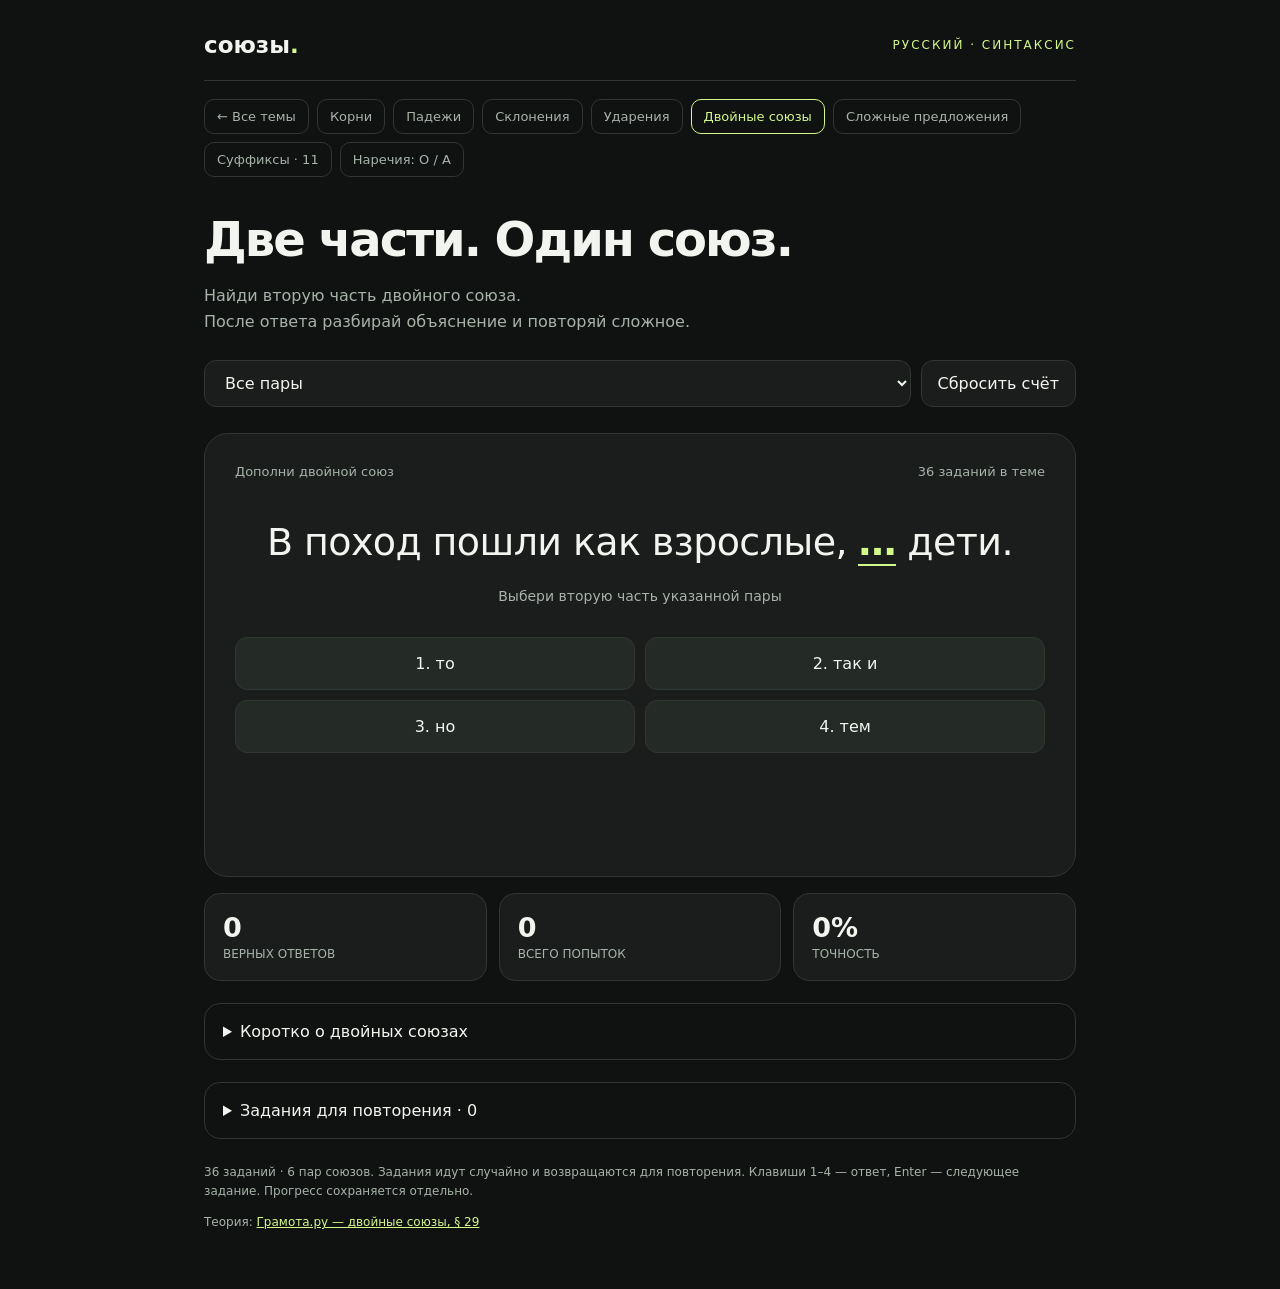
<file: soyuzy.html>
<!doctype html><html lang="ru"><meta charset="utf-8"><meta name="viewport" content="width=device-width,initial-scale=1"><title>Двойные союзы · Тренажёр</title><style>
:root{color-scheme:dark;--bg:#101211;--card:#1a1d1b;--line:#303630;--muted:#a8b2a9;--lime:#d3f98a;--bad:#ffaea7}*{box-sizing:border-box}body{margin:0;background:var(--bg);color:#f2f5ef;font-family:system-ui,-apple-system,sans-serif}main{max-width:920px;margin:auto;padding:32px 24px}header{display:flex;justify-content:space-between;align-items:center;border-bottom:1px solid var(--line);padding-bottom:22px}.brand{font-size:23px;font-weight:750}.eyebrow{color:var(--lime);font-size:12px;letter-spacing:2px}h1{font-size:clamp(30px,6vw,48px);letter-spacing:-2px;margin:34px 0 10px}p{line-height:1.6;color:var(--muted)}button,select{font:inherit;border:1px solid var(--line);background:var(--card);color:inherit;border-radius:12px;padding:12px 16px;cursor:pointer}button:hover{border-color:var(--lime)}button:focus-visible,select:focus-visible{outline:3px solid var(--lime);outline-offset:3px}button:disabled{cursor:default;opacity:.55}.toolbar{display:flex;gap:10px;flex-wrap:wrap;margin:26px 0}.toolbar select{flex:1;min-width:190px}.card{background:var(--card);border:1px solid var(--line);border-radius:24px;padding:30px;text-align:center;min-height:390px}.topline{display:flex;justify-content:space-between;color:var(--muted);font-size:13px;gap:12px}.word{font-size:clamp(27px,6vw,58px);letter-spacing:2px;font-weight:650;margin:48px 0 8px;overflow-wrap:anywhere}.gap{color:var(--lime);border-bottom:3px solid var(--lime);display:inline-block;min-width:35px}.hint{min-height:24px;font-size:14px;color:var(--muted)}.answers{display:flex;justify-content:center;gap:12px;flex-wrap:wrap;margin:25px 0}.answers button{background:#242a25;font-size:26px;min-width:64px}.answers .right{background:var(--lime);color:#10200b;border-color:var(--lime);opacity:1}.answers .wrong{background:var(--bad);color:#39100c;opacity:1}.feedback{min-height:68px;line-height:1.6;max-width:650px;margin:auto;color:var(--muted)}.feedback strong{color:var(--lime)}#next{background:var(--lime);color:#17220c;font-weight:650;margin-top:16px;min-width:180px}#next[hidden]{display:none}.stats{display:grid;grid-template-columns:repeat(3,1fr);gap:12px;margin:16px 0}.stat{padding:18px;background:var(--card);border-radius:16px;border:1px solid var(--line)}.stat b{display:block;font-size:27px}.stat span{color:var(--muted);font-size:12px}details{margin:22px 0;border:1px solid var(--line);border-radius:16px;padding:18px}summary{cursor:pointer}details li{color:var(--muted);line-height:1.7;margin:10px 0}footer{color:var(--muted);font-size:12px;margin:24px 0;line-height:1.7}#errorList{max-height:250px;overflow:auto}small{color:var(--muted)}a{color:var(--lime)}@media(max-width:500px){main{padding:20px 14px}.card{padding:22px 12px}.topline{font-size:11px}.stat{padding:13px}.toolbar button{flex:1}}
.word{font-size:clamp(25px,4vw,38px);line-height:1.55;letter-spacing:-.6px;margin:34px 0 16px;font-weight:500}.target{color:var(--lime);border-bottom:2px solid var(--lime);font-weight:750}.answers{display:grid;grid-template-columns:repeat(3,minmax(0,1fr));gap:10px}.answers button{font-size:16px;padding:16px 8px;min-width:0}.table-scroll{overflow:auto}table{width:100%;border-collapse:collapse;margin:18px 0;font-size:14px}th,td{text-align:left;border-bottom:1px solid var(--line);padding:12px 8px}th{color:var(--lime)}@media(max-width:500px){.answers{grid-template-columns:repeat(2,minmax(0,1fr))}.answers button{font-size:14px}.word{margin-top:25px}header{gap:12px}.eyebrow{font-size:10px;letter-spacing:1px}h1{letter-spacing:-1px}}
.answers{grid-template-columns:repeat(2,minmax(0,1fr))}</style><main><header><div class="brand">союзы<span style="color:var(--lime)">.</span></div><span class="eyebrow">РУССКИЙ · СИНТАКСИС</span></header><h1>Две части. Один союз.</h1><p>Найди вторую часть двойного союза.<br>После ответа разбирай объяснение и повторяй сложное.</p><div class="toolbar"><select id="mode" aria-label="Тема"><option value="all">Все пары</option><option value="p0">как… так и</option><option value="p1">не только… но и</option><option value="p2">не столько… сколько</option><option value="p3">если не… то</option><option value="p4">хотя и… но</option><option value="p5">чем… тем</option><option value="errors">Мои ошибки</option></select><button id="reset">Сбросить счёт</button></div><section class="card" aria-label="Тренировка"><div class="topline"><span id="category"></span><span id="progress"></span></div><div class="word" id="word"></div><div class="hint" id="hint"></div><div class="answers" id="answers"></div><div class="feedback" id="feedback" aria-live="polite"></div><button id="next" hidden>Следующее задание →</button></section><section class="stats" aria-label="Статистика"><div class="stat"><b id="correct">0</b><span>ВЕРНЫХ ОТВЕТОВ</span></div><div class="stat"><b id="total">0</b><span>ВСЕГО ПОПЫТОК</span></div><div class="stat"><b id="accuracy">0%</b><span>ТОЧНОСТЬ</span></div></section><details><summary>Коротко о двойных союзах</summary><p>Двойной союз состоит из двух частей. Запоминай их вместе и не смешивай разные пары.</p><div class="table-scroll"><table><tr><th>Первая часть</th><th>Вторая часть</th></tr><tr><td>как…</td><td>так и</td></tr><tr><td>не только…</td><td>но и</td></tr><tr><td>не столько…</td><td>сколько</td></tr><tr><td>если не…</td><td>то</td></tr><tr><td>хотя и…</td><td>но</td></tr><tr><td>чем…</td><td>тем</td></tr></table></div><ul><li>При однородных членах запятая стоит перед второй частью: как зимой, так и летом.</li><li>Ставь обе части перед однородными элементами: он любит не только читать, но и рисовать.</li><li>Чем… тем связывает зависимые изменения: чем больше тренируешься, тем легче становится. Между частями нужна запятая.</li><li>Здесь отрабатываются указанные шесть пар. В языке встречаются и другие нормативные сочетания, например «хотя… а» и «если не… так».</li></ul></details><details><summary id="errorTitle">Задания для повторения</summary><p id="errorList"></p><button id="clearErrors">Очистить список ошибок</button></details><footer><p id="source"></p><p>Теория: <a href="https://gramota.ru/biblioteka/spravochniki/pravila-russkoy-orfografii-i-punktuatsii/znaki-prepinaniya-pri-odnorodnykh-chlenakh-predlozheniya" target="_blank" rel="noopener">Грамота.ру — двойные союзы, § 29</a></p></footer></main><script src="navigation.js"></script><script src="soyuzy-data.js"></script><script src="soyuzy-app.js"></script></html>
</file>
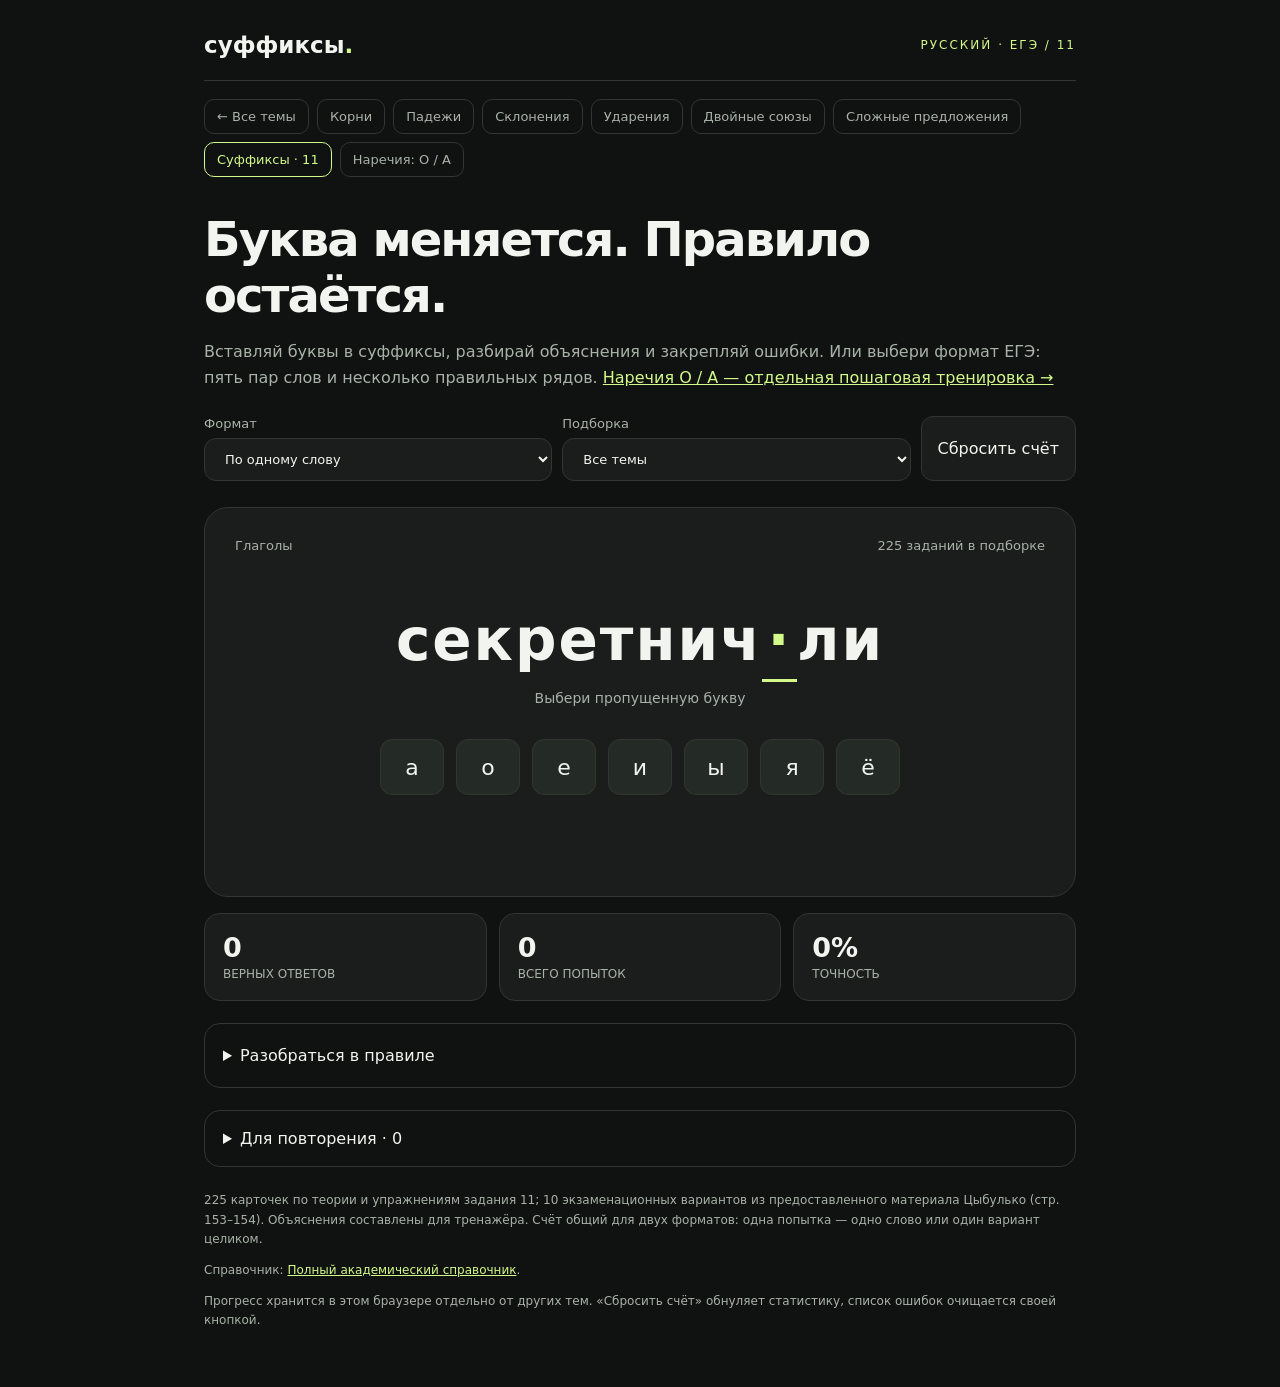
<file: suffixes.html>
<!doctype html>
<html lang="ru"><head><meta charset="utf-8"><meta name="viewport" content="width=device-width,initial-scale=1"><meta name="description" content="Вставляй буквы в суффиксы, разбирай объяснения и закрепляй ошибки. Или выбери формат ЕГЭ: пять пар слов и несколько правильных рядов. "><title>Суффиксы · Русский</title><link rel="stylesheet" href="trainer.css"></head>
<body data-storage="suffixes-v1"><main><header><div class="brand">суффиксы<span style="color:var(--lime)">.</span></div><span class="eyebrow">РУССКИЙ · ЕГЭ / 11</span></header>
<h1>Буква меняется. Правило остаётся.</h1><p>Вставляй буквы в суффиксы, разбирай объяснения и закрепляй ошибки. Или выбери формат ЕГЭ: пять пар слов и несколько правильных рядов. <a class="intro-link" href="adverbs.html">Наречия О / А — отдельная пошаговая тренировка →</a></p>
<div class="toolbar"><label>Формат<select id="format"><option value="words">По одному слову</option><option value="exam">Формат ЕГЭ · 10 вариантов</option></select></label><label>Подборка<select id="mode"><option value="all">Все темы</option><option value="noun">Существительные</option><option value="adj">Прилагательные</option><option value="verb">Глаголы</option><option value="adv">Наречия</option><option value="errors">Мои ошибки</option></select></label><button id="reset">Сбросить счёт</button></div>
<section class="card" aria-label="Тренировка"><div class="topline"><span id="category"></span><span id="progress"></span></div><div class="word" id="word"></div><div class="hint" id="hint"></div><div class="answers" id="answers"></div><button id="check" hidden>Проверить выбранные ряды</button><div class="feedback" id="feedback" aria-live="polite"></div><button id="next" hidden>Следующее задание →</button></section>
<section class="stats" aria-label="Статистика"><div class="stat"><b id="correct">0</b><span>ВЕРНЫХ ОТВЕТОВ</span></div><div class="stat"><b id="total">0</b><span>ВСЕГО ПОПЫТОК</span></div><div class="stat"><b id="accuracy">0%</b><span>ТОЧНОСТЬ</span></div></section>
<details class="theory" id="theory"><summary>Разобраться в правиле</summary><h2>Существительные</h2><ul><li><b>-ик- / -ек-:</b> измени слово: мостик — мостика (И остаётся), звоночек — звоночка (Е выпадает).</li><li><b>-ичк- / -ечк-:</b> от слов на -ица — -ичк-: лестница → лестничка; от других основ и слов на -мя — -ечк-: утро → утречко, время → времечко.</li><li><b>-инк- / -енк-:</b> от слов на -ина — -инк-: завалина → завалинка. В других случаях — -енк-: купальня → купаленка.</li><li><b>-чик- / -щик-:</b> после Д, Т, З, С, Ж — -чик-; после других согласных — -щик-. Извозчик, объездчик, бакенщик.</li><li><b>-иц- / -ец-:</b> у существительных среднего рода перед ударным окончанием — -ец- (письмецо́), при ударении перед суффиксом — -иц- (пла́тьице).</li></ul>
<h2>Прилагательные</h2><ul><li><b>-ив- / -ев-:</b> под ударением — И, без ударения — Е. Исключения: милостивый, юродивый.</li><li><b>-лив- / -чив-:</b> всегда И. В словах «эмалевый», «гуттаперчевый» Л и Ч относятся к основе, а суффикс — -ев-.</li><li><b>-оват- / -еват-:</b> после твёрдых согласных (кроме Ц) — -оват-, после мягких, шипящих и Ц — -еват-: беловатый, синеватый, рыжеватый.</li></ul>
<h2>Глаголы</h2><ul><li><b>-ова- / -ева-:</b> в форме «я» получается -ую/-юю: ночевать — ночую, беседовать — беседую.</li><li><b>-ыва- / -ива-:</b> сохраняется в форме «я»: развёртывать — развёртываю, подмигивать — подмигиваю.</li><li><b>Ударное -ва-:</b> гласную перед ним проверяй формой без -ва-: ослабевать — ослабеть, развивать — развить. Запомни: застревать, затмевать, продлевать, увещевать, встревать; намереваться, подразумевать, недоумевать, обуревать.</li><li><b>-е- / -и-:</b> различай изменение состояния самого субъекта (край обезлесел) и действие над объектом (вырубки обезлесили край).</li><li>Перед -л- в прошедшем времени сохраняется гласная основы инфинитива: обидеться — обиделся; рассеяться — рассеялся.</li></ul>
<h2>Как проверять экзаменационный вариант</h2><p>Реши оба слова в каждом ряду. Отметь все ряды с одинаковой буквой и нажми «Проверить». Лишний или пропущенный ряд делает весь ответ неверным. После проверки доступны объяснения каждого ряда. Ё и Е различаются.</p></details>
<details><summary id="errorTitle">Для повторения</summary><p id="errorList"></p><button id="clearErrors">Очистить список ошибок</button></details>
<footer><p>225 карточек по теории и упражнениям задания 11; 10 экзаменационных вариантов из предоставленного материала Цыбулько (стр. 153–154). Объяснения составлены для тренажёра. Счёт общий для двух форматов: одна попытка — одно слово или один вариант целиком.</p><p>Справочник: <a href="https://www.orthographia.ru/orfografia.php?sid=35" target="_blank" rel="noopener">Полный академический справочник</a>.</p><p>Прогресс хранится в этом браузере отдельно от других тем. «Сбросить счёт» обнуляет статистику, список ошибок очищается своей кнопкой.</p></footer></main><script src="navigation.js"></script><script src="suffixes-data.js"></script><script src="trainer.js"></script></body></html>
</file>
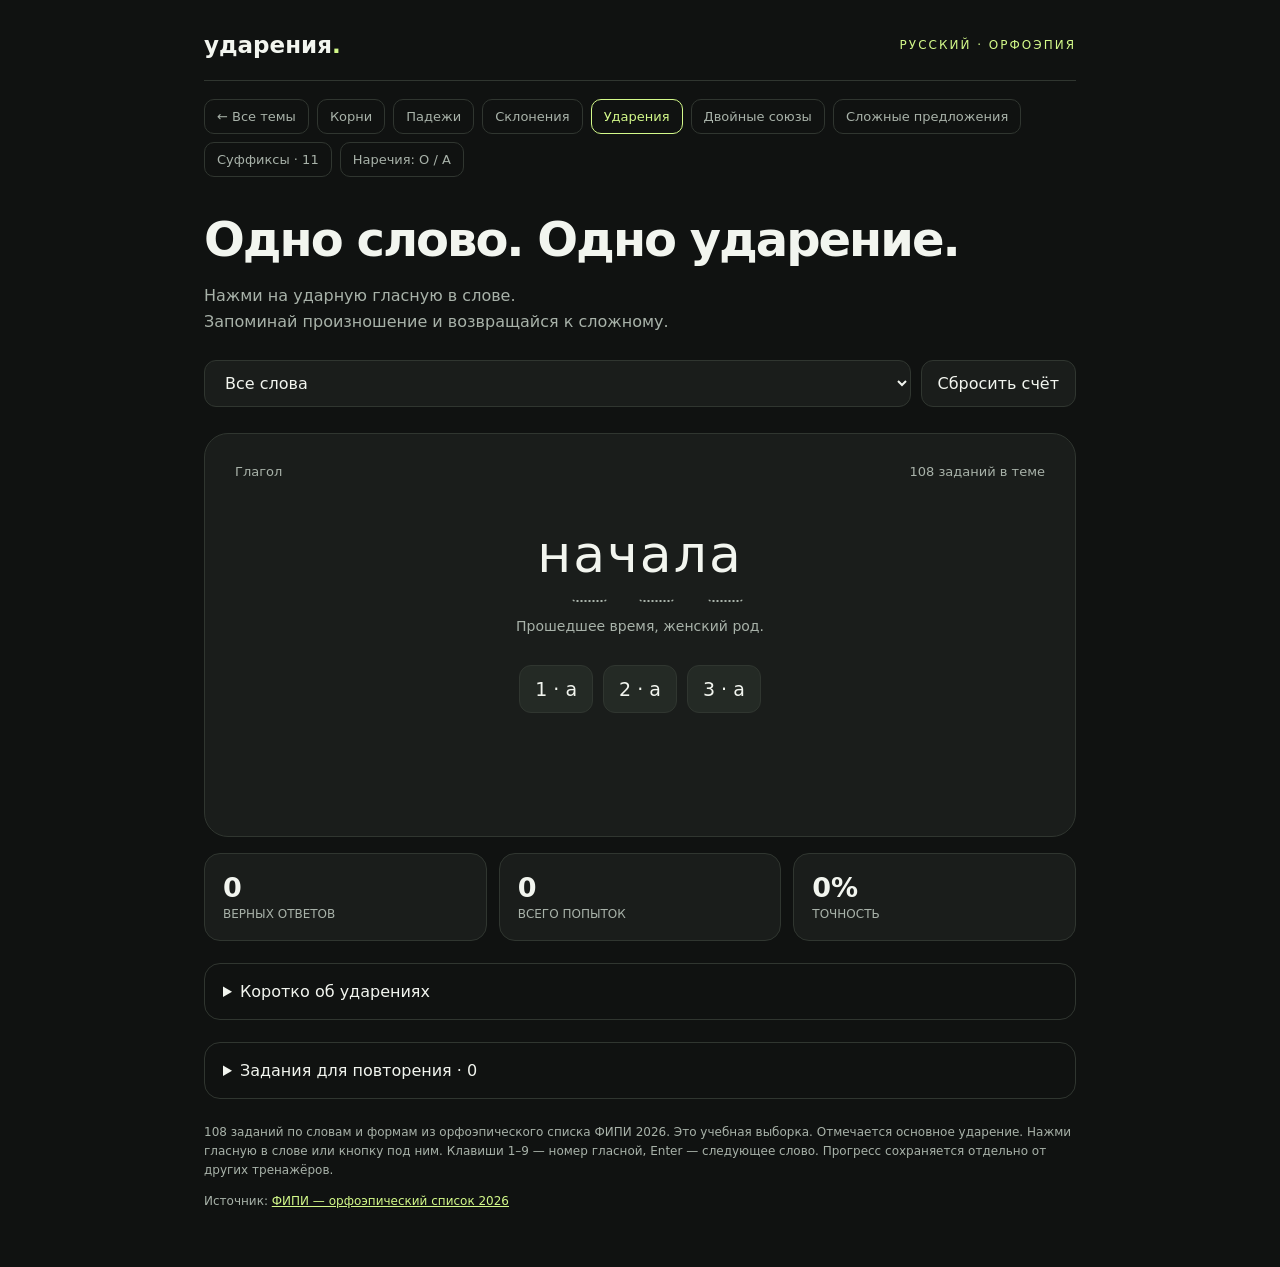
<file: udareniya.html>
<!doctype html><html lang="ru"><meta charset="utf-8"><meta name="viewport" content="width=device-width,initial-scale=1"><title>Ударения · Тренажёр</title><style>
:root{color-scheme:dark;--bg:#101211;--card:#1a1d1b;--line:#303630;--muted:#a8b2a9;--lime:#d3f98a;--bad:#ffaea7}*{box-sizing:border-box}body{margin:0;background:var(--bg);color:#f2f5ef;font-family:system-ui,-apple-system,sans-serif}main{max-width:920px;margin:auto;padding:32px 24px}header{display:flex;justify-content:space-between;align-items:center;border-bottom:1px solid var(--line);padding-bottom:22px}.brand{font-size:23px;font-weight:750}.eyebrow{color:var(--lime);font-size:12px;letter-spacing:2px}h1{font-size:clamp(30px,6vw,48px);letter-spacing:-2px;margin:34px 0 10px}p{line-height:1.6;color:var(--muted)}button,select{font:inherit;border:1px solid var(--line);background:var(--card);color:inherit;border-radius:12px;padding:12px 16px;cursor:pointer}button:hover{border-color:var(--lime)}button:focus-visible,select:focus-visible{outline:3px solid var(--lime);outline-offset:3px}button:disabled{cursor:default;opacity:.55}.toolbar{display:flex;gap:10px;flex-wrap:wrap;margin:26px 0}.toolbar select{flex:1;min-width:190px}.card{background:var(--card);border:1px solid var(--line);border-radius:24px;padding:30px;text-align:center;min-height:390px}.topline{display:flex;justify-content:space-between;color:var(--muted);font-size:13px;gap:12px}.word{font-size:clamp(27px,6vw,58px);letter-spacing:2px;font-weight:650;margin:48px 0 8px;overflow-wrap:anywhere}.gap{color:var(--lime);border-bottom:3px solid var(--lime);display:inline-block;min-width:35px}.hint{min-height:24px;font-size:14px;color:var(--muted)}.answers{display:flex;justify-content:center;gap:12px;flex-wrap:wrap;margin:25px 0}.answers button{background:#242a25;font-size:26px;min-width:64px}.answers .right{background:var(--lime);color:#10200b;border-color:var(--lime);opacity:1}.answers .wrong{background:var(--bad);color:#39100c;opacity:1}.feedback{min-height:68px;line-height:1.6;max-width:650px;margin:auto;color:var(--muted)}.feedback strong{color:var(--lime)}#next{background:var(--lime);color:#17220c;font-weight:650;margin-top:16px;min-width:180px}#next[hidden]{display:none}.stats{display:grid;grid-template-columns:repeat(3,1fr);gap:12px;margin:16px 0}.stat{padding:18px;background:var(--card);border-radius:16px;border:1px solid var(--line)}.stat b{display:block;font-size:27px}.stat span{color:var(--muted);font-size:12px}details{margin:22px 0;border:1px solid var(--line);border-radius:16px;padding:18px}summary{cursor:pointer}details li{color:var(--muted);line-height:1.7;margin:10px 0}footer{color:var(--muted);font-size:12px;margin:24px 0;line-height:1.7}#errorList{max-height:250px;overflow:auto}small{color:var(--muted)}a{color:var(--lime)}@media(max-width:500px){main{padding:20px 14px}.card{padding:22px 12px}.topline{font-size:11px}.stat{padding:13px}.toolbar button{flex:1}}
.word{font-size:clamp(25px,4vw,38px);line-height:1.55;letter-spacing:-.6px;margin:34px 0 16px;font-weight:500}.target{color:var(--lime);border-bottom:2px solid var(--lime);font-weight:750}.answers{display:grid;grid-template-columns:repeat(3,minmax(0,1fr));gap:10px}.answers button{font-size:16px;padding:16px 8px;min-width:0}.table-scroll{overflow:auto}table{width:100%;border-collapse:collapse;margin:18px 0;font-size:14px}th,td{text-align:left;border-bottom:1px solid var(--line);padding:12px 8px}th{color:var(--lime)}@media(max-width:500px){.answers{grid-template-columns:repeat(2,minmax(0,1fr))}.answers button{font-size:14px}.word{margin-top:25px}header{gap:12px}.eyebrow{font-size:10px;letter-spacing:1px}h1{letter-spacing:-1px}}
.word{font-size:clamp(22px,5.7vw,52px);letter-spacing:1px;line-height:1.7;white-space:nowrap;overflow-wrap:normal;margin:30px 0 14px}.word .vowel{font:inherit;letter-spacing:inherit;background:transparent;border:0;border-bottom:2px dotted var(--muted);border-radius:4px;padding:1px;min-width:0;line-height:inherit;color:inherit}.word .vowel:hover{color:var(--lime);background:#293127}.word .vowel:disabled{opacity:1;cursor:default}.word .vowel.right{color:var(--lime);border-bottom-color:var(--lime)}.word .vowel.wrong{color:var(--bad);border-bottom-color:var(--bad)}.answers{display:flex;flex-wrap:wrap;justify-content:center}.answers button{font-size:19px;min-width:70px;padding:12px 15px}.hint{line-height:1.5}#word:empty{display:none}
</style><main><header><div class="brand">ударения<span style="color:var(--lime)">.</span></div><span class="eyebrow">РУССКИЙ · ОРФОЭПИЯ</span></header><h1>Одно слово. Одно ударение.</h1><p>Нажми на ударную гласную в слове.<br>Запоминай произношение и возвращайся к сложному.</p><div class="toolbar"><select id="mode" aria-label="Тема"><option value="all">Все слова</option><option value="noun">Существительные</option><option value="adj">Прилагательные</option><option value="verb">Глаголы</option><option value="part">Причастия</option><option value="gerund">Деепричастия</option><option value="adv">Наречия</option><option value="errors">Мои ошибки</option></select><button id="reset">Сбросить счёт</button></div><section class="card" aria-label="Тренировка"><div class="topline"><span id="category"></span><span id="progress"></span></div><div class="word" id="word"></div><div class="hint" id="hint"></div><div class="answers" id="answers"></div><div class="feedback" id="feedback" aria-live="polite"></div><button id="next" hidden>Следующее слово →</button></section><section class="stats" aria-label="Статистика"><div class="stat"><b id="correct">0</b><span>ВЕРНЫХ ОТВЕТОВ</span></div><div class="stat"><b id="total">0</b><span>ВСЕГО ПОПЫТОК</span></div><div class="stat"><b id="accuracy">0%</b><span>ТОЧНОСТЬ</span></div></section><details><summary>Коротко об ударениях</summary><p>Ударение выделяет один слог. В русском языке оно может стоять на разных слогах и перемещаться при изменении формы слова. В этой тренировке выбирай основное ударение в данной форме.</p><ul><li><b>Не переноси ударение автоматически:</b> на́чал — начала́; при́нял — приняла́; но́вость — новосте́й.</li><li><b>Запоминай конкретные формы:</b> звони́т, сверли́т, то́рты, ба́нты, ку́хонный, сли́вовый.</li><li><b>Женский род прошедшего времени:</b> брала́, взяла́, ждала́ — но кла́ла. Одной универсальной схемы для всех глаголов нет.</li><li><b>Смотри на значение:</b> о́тзыв о книге, но отзы́в посла. Для таких слов над вариантами ответа указан контекст.</li><li><b>Сравни причастия:</b> нача́вший — на́чатый; за́нятый — занята́; при́нятый — принята́.</li><li><b>Вовремя:</b> прийти во́время — наречие; во вре́мя урока — два слова с другим ударением.</li><li>Если сомневаешься, сверяй точную форму с орфоэпическим словарём. Разговорная привычка не всегда совпадает с литературной нормой.</li></ul></details><details><summary id="errorTitle">Задания для повторения</summary><p id="errorList"></p><button id="clearErrors">Очистить список ошибок</button></details><footer><p id="source"></p><p>Источник: <a href="https://doc.fipi.ru/navigator-podgotovki/navigator-ege/2026/ru-1-fonetika.pdf" target="_blank" rel="noopener">ФИПИ — орфоэпический список 2026</a></p></footer></main><script src="navigation.js"></script><script src="udareniya-data.js"></script><script src="udareniya-app.js"></script></html>
</file>
<file: trainer.css>
:root{color-scheme:dark;--bg:#101211;--card:#1a1d1b;--line:#303630;--muted:#a8b2a9;--lime:#d3f98a;--bad:#ffaea7}*{box-sizing:border-box}body{margin:0;background:var(--bg);color:#f2f5ef;font-family:system-ui,-apple-system,sans-serif}main{max-width:920px;margin:auto;padding:32px 24px}header{display:flex;justify-content:space-between;align-items:center;border-bottom:1px solid var(--line);padding-bottom:22px}.brand{font-size:23px;font-weight:750}.eyebrow{color:var(--lime);font-size:12px;letter-spacing:2px}h1{font-size:clamp(30px,6vw,48px);letter-spacing:-2px;margin:34px 0 10px}p{line-height:1.6;color:var(--muted)}button,select{font:inherit;border:1px solid var(--line);background:var(--card);color:inherit;border-radius:12px;padding:12px 16px;cursor:pointer}button:hover{border-color:var(--lime)}button:focus-visible,select:focus-visible{outline:3px solid var(--lime);outline-offset:3px}button:disabled{cursor:default;opacity:.55}.toolbar{display:flex;gap:10px;flex-wrap:wrap;margin:26px 0}.toolbar select{flex:1;min-width:190px}.card{background:var(--card);border:1px solid var(--line);border-radius:24px;padding:30px;text-align:center;min-height:390px}.topline{display:flex;justify-content:space-between;color:var(--muted);font-size:13px;gap:12px}.word{font-size:clamp(27px,6vw,58px);letter-spacing:2px;font-weight:650;margin:48px 0 8px;overflow-wrap:anywhere}.gap{color:var(--lime);border-bottom:3px solid var(--lime);display:inline-block;min-width:35px}.hint{min-height:24px;font-size:14px;color:var(--muted)}.answers{display:flex;justify-content:center;gap:12px;flex-wrap:wrap;margin:25px 0}.answers button{background:#242a25;font-size:26px;min-width:64px}.answers .right{background:var(--lime);color:#10200b;border-color:var(--lime);opacity:1}.answers .wrong{background:var(--bad);color:#39100c;opacity:1}.feedback{min-height:68px;line-height:1.6;max-width:650px;margin:auto;color:var(--muted)}.feedback strong{color:var(--lime)}#next{background:var(--lime);color:#17220c;font-weight:650;margin-top:16px;min-width:180px}#next[hidden]{display:none}.stats{display:grid;grid-template-columns:repeat(3,1fr);gap:12px;margin:16px 0}.stat{padding:18px;background:var(--card);border-radius:16px;border:1px solid var(--line)}.stat b{display:block;font-size:27px}.stat span{color:var(--muted);font-size:12px}details{margin:22px 0;border:1px solid var(--line);border-radius:16px;padding:18px}summary{cursor:pointer}details li{color:var(--muted);line-height:1.7;margin:10px 0}footer{color:var(--muted);font-size:12px;margin:24px 0;line-height:1.7}#errorList{max-height:250px;overflow:auto}small{color:var(--muted)}a{color:var(--lime)}@media(max-width:500px){main{padding:20px 14px}.card{padding:22px 12px}.topline{font-size:11px}.stat{padding:13px}.toolbar button{flex:1}}

.primary,#check{background:var(--lime);color:#17220c;font-weight:650}button[hidden]{display:none!important}.bad{color:var(--bad)!important}.feedback{text-align:left}.feedback>strong{display:block;margin-bottom:8px}.feedback details{margin:10px 0;padding:12px}.feedback details p{margin-bottom:0}.word.exam{margin:24px 0;letter-spacing:0;font-size:19px}.exam-row{display:grid;grid-template-columns:26px 1fr 1fr;width:100%;gap:10px;text-align:left;align-items:center;margin:10px 0;padding:16px;font-size:19px}.exam-row small{font-size:13px;display:block}.exam-row[aria-pressed=true]{border-color:var(--lime);background:#303b27}.exam-row.right{border-color:var(--lime);opacity:1}.exam-row.wrong{border-color:var(--bad);opacity:1}.exam-row.neutral{opacity:.75}.answers button{font-size:22px}.answers .primary{font-size:16px}.intro-link{color:var(--lime)}.steps{display:grid;gap:10px;grid-template-columns:repeat(3,1fr);margin:24px 0}.steps div{border:1px solid var(--line);padding:18px;border-radius:16px;color:var(--muted);font-size:14px;line-height:1.6}.steps b{display:block;color:var(--lime);margin-bottom:5px}.theory{line-height:1.7}.theory p{margin:10px 0}.theory table{width:100%;border-collapse:collapse;font-size:14px}.theory td,.theory th{padding:12px;text-align:left;border-bottom:1px solid var(--line)}.theory th{color:var(--lime)}.theory aside{border-left:3px solid var(--lime);padding:8px 16px;background:var(--card);margin:16px 0}.card .word{line-height:1.35}.toolbar label{display:flex;flex-direction:column;gap:7px;flex:1;font-size:13px;color:var(--muted)}.toolbar label select{width:100%;color:#f2f5ef}.card h2{font-size:18px}.answers{min-height:56px}.answers:empty,.feedback:empty{display:none}.context{font-size:14px}h1{letter-spacing:-.04em}.exam-row .gap{min-width:15px}.exam-row>span{white-space:nowrap}.word.exam{overflow-wrap:normal}@media(max-width:600px){.steps{grid-template-columns:1fr}.word.exam{font-size:17px}.exam-row{font-size:17px;padding:12px 8px;grid-template-columns:20px minmax(0,1fr);gap:8px}.exam-row>b{grid-row:span 2}.exam-row>span{grid-column:2}.answers button{padding:12px}.word{letter-spacing:0}.brand{font-size:21px}.eyebrow{font-size:10px;letter-spacing:1px}.theory td,.theory th{padding:8px 5px}}
</file>
